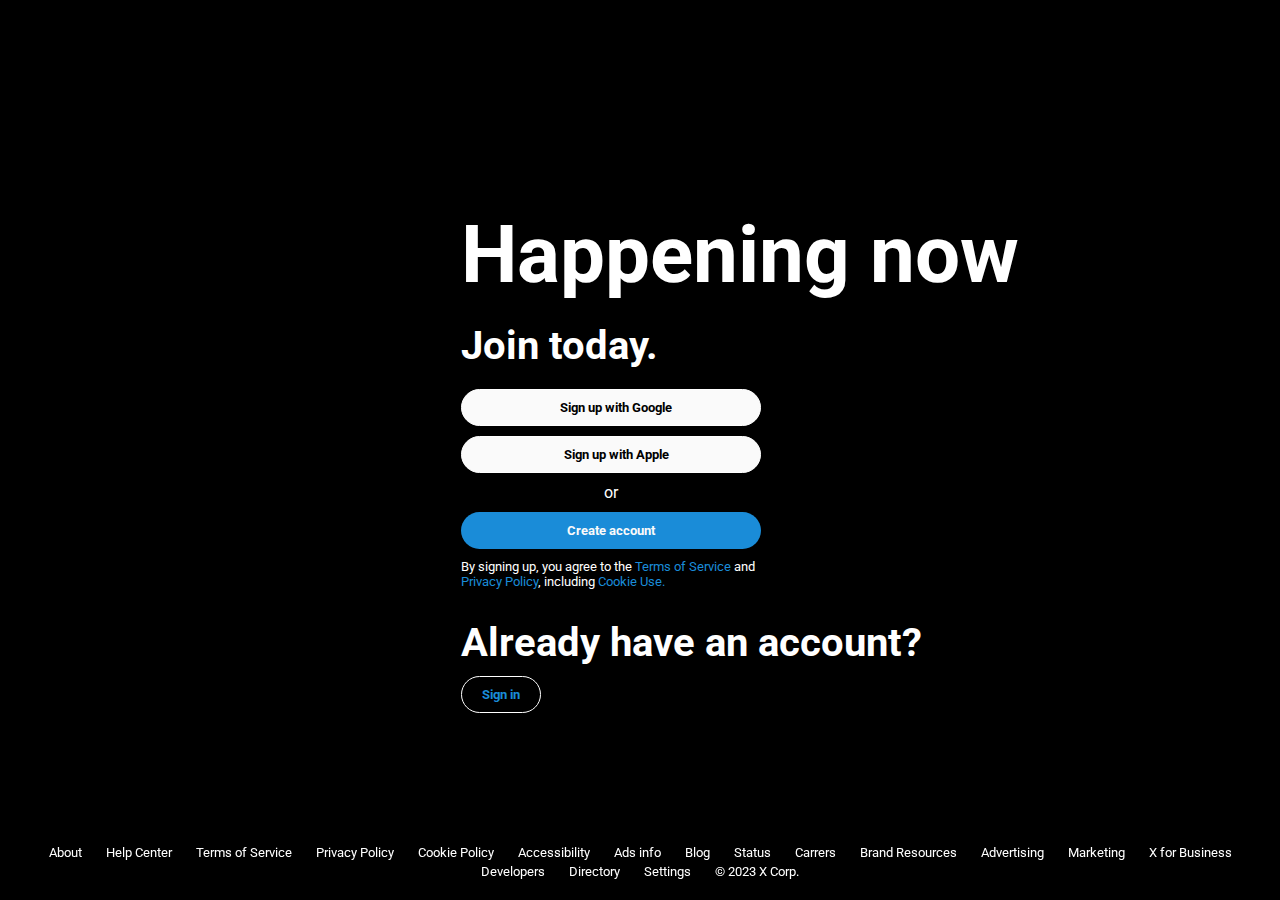
<file: twitter/index.html>
<!DOCTYPE html>
<html lang="en">
  <head>
    <meta charset="UTF-8" />
    <meta name="viewport" content="width=device-width, initial-scale=1.0" />
    <title>X</title>
    <link rel="stylesheet" href="resources/css/style.css" />
    <link rel="shortcut icon" href="images/logo.avif" type="image/x-icon" />
    <link
      rel="stylesheet"
      href="https://cdnjs.cloudflare.com/ajax/libs/font-awesome/6.4.2/css/all.min.css"
      integrity="sha512-z3gLpd7yknf1YoNbCzqRKc4qyor8gaKU1qmn+CShxbuBusANI9QpRohGBreCFkKxLhei6S9CQXFEbbKuqLg0DA=="
      crossorigin="anonymous"
      referrerpolicy="no-referrer"
    />
  </head>
  <body style="background-color: rgb(0, 0, 0)">
    <div class="container">
      <div class="left">
        <i class="fa-brands fa-x-twitter"></i>
      </div>

      <div class="right">
        <span class="twitter-right">
          <i class="fa-brands fa-x-twitter"></i>
        </span>

        <h1 class="mt-20">Happening now</h1>
        <h2 class="mt-20">Join today.</h2>

        <p class="button-group">
          <button class="mt-20 button-bg-white">
            <i class="fa-brands fa-google"></i>
            <span>Sign up with Google</span>
          </button>
          <button class="mt-10 button-bg-white">
            <i class="fa-brands fa-apple"></i>
            <span>Sign up with Apple</span>
          </button>

          <span class="mt-10 text-center">or</span>

          <button class="mt-10 button-bg-blue button-create-account">
            Create account
          </button>
        </p>

        <p class="mt-10 text-muted">
          By signing up, you agree to the
          <a href="#">Terms of Service</a> and <a href="#">Privacy Policy</a>,
          including
          <a href="#">Cookie Use.</a>
        </p>

        <h2 class="mt-30">Already have an account?</h2>
        <button
          class="mt-10 button-bg-transparent text-blue button-login-account"
        >
          Sign in
        </button>
      </div>
    </div>

    <footer class="mt-20">
      <a href="#">About</a>
      <a href="#">Help Center</a>
      <a href="#">Terms of Service</a>
      <a href="#">Privacy Policy</a>
      <a href="#">Cookie Policy</a>
      <a href="#">Accessibility</a>
      <a href="#">Ads info</a>
      <a href="#">Blog</a>
      <a href="#">Status</a>
      <a href="#">Carrers</a>
      <a href="#">Brand Resources</a>
      <a href="#">Advertising</a>
      <a href="#">Marketing</a>
      <a href="#">X for Business</a>
      <a href="#">Developers</a>
      <a href="#">Directory</a>
      <a href="#">Settings</a>
      <a href="#">&copy; 2023 X Corp.</a>
    </footer>

    <!-- LOGIN -->
    <div id="modal-login" class="modal display-hidden">
      <div class="modal-container">
        <button class="button-close-modal">x</button>

        <span class="logo-twitter-modal">
          <i class="fa-brands fa-x-twitter"></i>
        </span>

        <div class="modal-content">
          <h2 class="mt-20">Sign in to X</h2>

          <p class="button-group">
            <button class="mt-20 button-bg-white">
              <i class="fa-brands fa-google"></i>
              <span>Sign in with Google</span>
            </button>
            <button class="mt-10 button-bg-white">
              <i class="fa-brands fa-apple"></i>
              <span>Sign in with Apple</span>
            </button>

            <span class="mt-10 text-center">or</span>

            <input
              class="mt-10"
              type="text"
              placeholder="Phone, email, or username"
            />

            <button
              class="mt-10 button-bg-blue"
              onclick="window.location.href = 'home.html';"
            >
              Next
            </button>
            <button class="mt-10 button-bg-transparent">
              Forgot password?
            </button>
          </p>

          <p class="mt-30 text-muted">
            Don't have an account?
            <button class="text-blue button-link button-create-account">
              Sign up
            </button>
          </p>
        </div>
      </div>
    </div>

    <!-- REGISTER -->
    <div id="modal-register" class="modal display-hidden">
      <div class="modal-container">
        <button class="button-close-modal">x</button>

        <span class="logo-twitter-modal">
          <i class="fa-brands fa-x-twitter"></i>
        </span>

        <div class="modal-content">
          <h2 class="mt-20">Join X today</h2>

          <p class="button-group">
            <button class="mt-20 button-bg-white">
              <i class="fa-brands fa-google"></i>
              <span>Sign up with Google</span>
            </button>
            <button class="mt-10 button-bg-white">
              <i class="fa-brands fa-apple"></i>
              <span>Sign up with Apple</span>
            </button>

            <span class="mt-10 text-center">or</span>

            <button class="mt-10 button-bg-blue button-create-account">
              Create account
            </button>
          </p>

          <p class="mt-10 text-muted">
            By signing up, you agree to the
            <a href="#" class="text-blue">Terms of Service</a> and
            <a href="#" class="text-blue">Privacy Policy</a>, including
            <a href="#" class="text-blue">Cookie Use.</a>
          </p>

          <p class="mt-30 text-muted">
            Already have an account?
            <button class="text-blue button-link button-login-account">
              Sign in
            </button>
          </p>
        </div>
      </div>
    </div>

    <script src="resources/js/scripts.js"></script>
  </body>
</html>
</file>
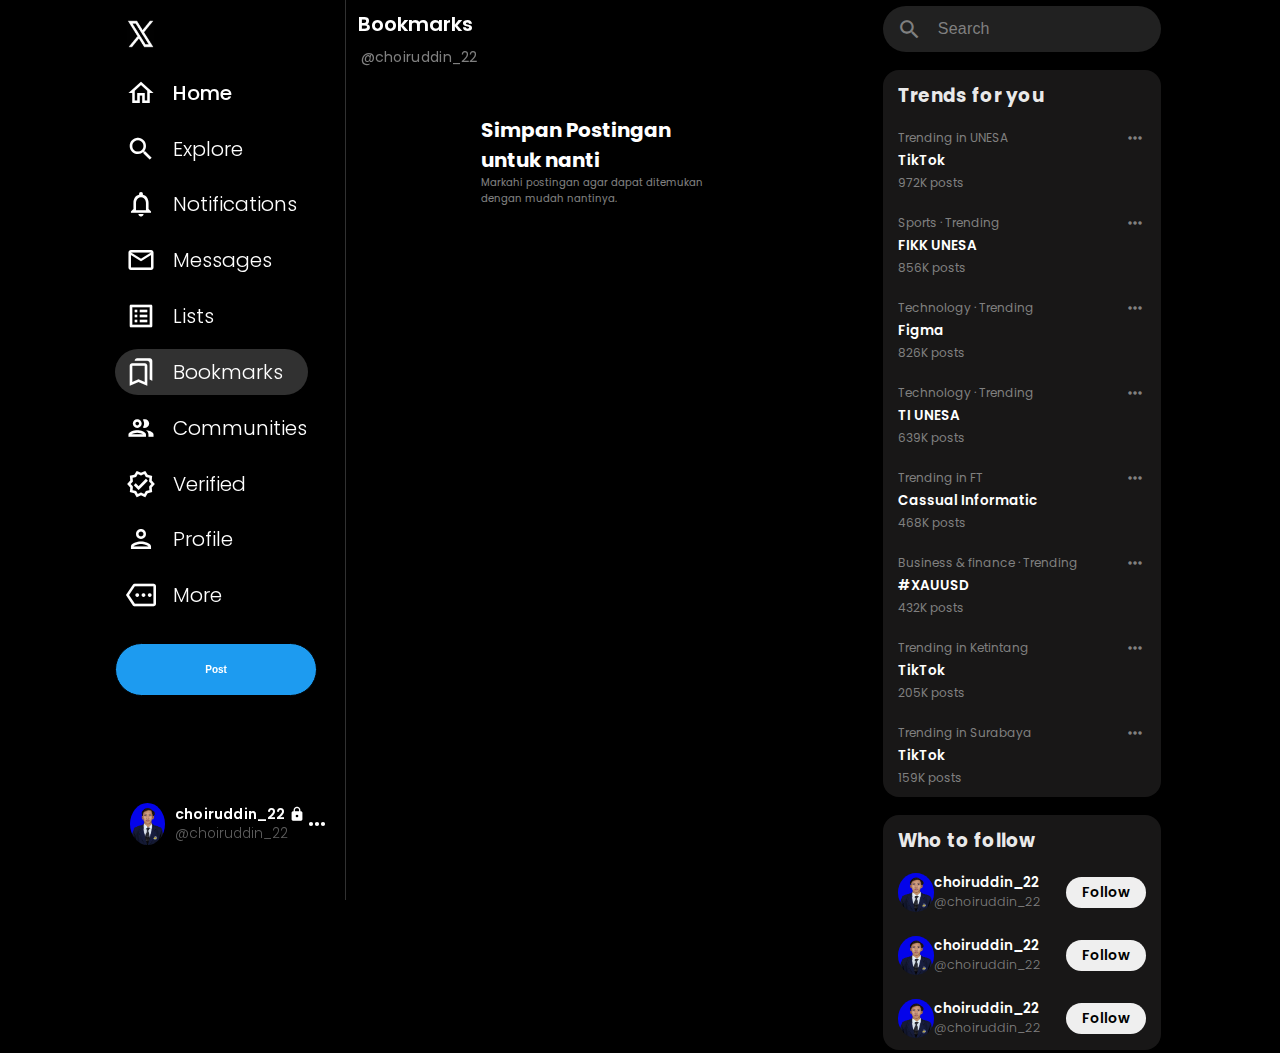
<file: twitter/bm.html>
<!DOCTYPE html>
<html lang="en">
  <head>
    <meta charset="UTF-8" />
    <meta name="viewport" content="width=device-width, initial-scale=1.0" />
    <title>X</title>
    <link rel="stylesheet" href="resources/css/bm.css" />
    <link rel="shortcut icon" href="images/logo.avif" type="image/x-icon" />
    <link
      href="https://fonts.googleapis.com/icon?family=Material+Icons|Material+Icons+Outlined"
      rel="stylesheet"
    />
    <link
      rel="stylesheet"
      href="https://cdnjs.cloudflare.com/ajax/libs/font-awesome/6.4.2/css/all.min.css"
      integrity="sha512-z3gLpd7yknf1YoNbCzqRKc4qyor8gaKU1qmn+CShxbuBusANI9QpRohGBreCFkKxLhei6S9CQXFEbbKuqLg0DA=="
      crossorigin="anonymous"
      referrerpolicy="no-referrer"
    />
  </head>

  <body>
    <!-- Nav Links Structure -->
    <header>
      <nav class="nav-links">
        <a href="index.html" class="logo">
          <img src="images/x logo.png" alt="" class="logo-img" />
        </a>

        <a href="home.html"></ahref>
          <i class="material-icons-outlined">home</i>
          <span style="font-weight: 500">Home</span>
        </a>

        <a href="ex.html">
          <i class="material-icons-outlined">search</i>
          <span>Explore</span>
        </a>

        <a href="notif.html">
          <i class="material-icons-outlined">notifications</i>
          <span>Notifications</span>
        </a>

        <a href="">
          <i class="material-icons-outlined">mail</i>
          <span>Messages</span>
        </a>

        <a href="">
          <i class="material-icons-outlined">list_alt</i>
          <span>Lists</span>
        </a>

        <a 
        href="bm.html"
        class="active"
        style="background-color: rgb(148, 147, 147, 0.333); color: white">
          <i class="material-icons-outlined">bookmarks</i>
          <span>Bookmarks</span>
          
        </a>

        <a href="">
          <i class="material-icons-outlined">group</i>
          <span>Communities</span>
        </a>

        <a href="">
          <i class="material-icons-outlined">verified</i>
          <span>Verified</span>
        </a>

        <a href="">
          <i class="material-icons-outlined">person</i>
          <span>Profile</span>
        </a>

        <a href="">
          <i class="material-icons-outlined">more</i>
          <span>More</span>
        </a>
        <button class="x-btn">Post</button>
      </nav>

      <div class="main-account">
        <a href="">
          <img src="images/mee.png" alt="" />
          <div class="account-details">
            <span class="account-name"
              >choiruddin_22 <i class="material-icons">lock</i></span
            >
            <span class="account-user">@choiruddin_22</span>
          </div>
          <i class="material-icons-outlined"> more_horiz </i>
        </a>
      </div>
    </header>

    

    <!-- Main Structure -->

    <main>
      <div class="main-flex">
        <!-- Left Main Structure -->

        <div class="main-feed">
          <div class="home-bar">
            <span style="font-weight: 600">Bookmarks</span>

            <div class="user-time">
              <a href="">
                <span> @choiruddin_22 </span>
              </a>
            </div>
            
            <div class="two-links">
            </div>
          </div>
          <div class="new-tweet">
            <div class="container-fluid p-5 text-center" style="background-color: #000000; color: #ffffff;">
              <h1 class="lead">Simpan Postingan</h1>
              <h1 class="lead">untuk nanti</h1>
              <p class="display-3" style="opacity: 0.5;">Markahi postingan agar dapat ditemukan</p>
              <p class="display-4" style="opacity: 0.5;">dengan mudah nantinya.</p>
          </div>
            
            <div class="tweet-text">
             
            <div class="new-tweet-action">
            </div>
            </div>
          </div>
        </div>

        <!-- Right Main Structure -->

        <div class="side-feed">
            <!-- Search Bar Structure -->
  
            <div class="search">
              <i class="material-icons-outlined"> search </i>
              <input type="text" placeholder="Search" />
            </div>

  
             <!-- Trending Section Structure -->

          <div class="trending">
            <h4>Trends for you</h4>
            <div class="trending-details">
              <div class="trending-city">
                <span>Trending in UNESA</span>
                <i class="material-icons-outlined"> more_horiz </i>
              </div>

              <div class="trending-name">
                <p>TikTok</p>
                <span>972K posts</span>
              </div>
            </div>

            <div class="trending-details">
              <div class="trending-city">
                <span>Sports · Trending</span>
                <i class="material-icons-outlined"> more_horiz </i>
              </div>

              <div class="trending-name">
                <p>FIKK UNESA</p>
                <span>856K posts</span>
              </div>
            </div>

            <div class="trending-details">
              <div class="trending-city">
                <span>Technology · Trending</span>
                <i class="material-icons-outlined"> more_horiz </i>
              </div>

              <div class="trending-name">
                <p>Figma</p>
                <span>826K posts</span>
              </div>
            </div>

            <div class="trending-details">
              <div class="trending-city">
                <span>Technology · Trending</span>
                <i class="material-icons-outlined"> more_horiz </i>
              </div>

              <div class="trending-name">
                <p>TI UNESA</p>
                <span>639K posts</span>
              </div>
            </div>

            <div class="trending-details">
              <div class="trending-city">
                <span>Trending in FT</span>
                <i class="material-icons-outlined"> more_horiz </i>
              </div>

              <div class="trending-name">
                <p>Cassual Informatic</p>
                <span>468K posts</span>
              </div>
            </div>

            <div class="trending-details">
              <div class="trending-city">
                <span>Business & finance · Trending</span>
                <i class="material-icons-outlined"> more_horiz </i>
              </div>

              <div class="trending-name">
                <p>#XAUUSD</p>
                <span>432K posts</span>
              </div>
            </div>

            <div class="trending-details">
              <div class="trending-city">
                <span>Trending in Ketintang</span>
                <i class="material-icons-outlined"> more_horiz </i>
              </div>

              <div class="trending-name">
                <p>TikTok</p>
                <span>205K posts</span>
              </div>
            </div>

            <div class="trending-details">
              <div class="trending-city">
                <span>Trending in Surabaya</span>
                <i class="material-icons-outlined"> more_horiz </i>
              </div>

              <div class="trending-name">
                <p>TikTok</p>
                <span>159K posts</span>
              </div>
            </div>
          </div>

          <!-- Follow Section Structure -->

          <div class="follow">
            <h4>Who to follow</h4>
            <div class="account-info">
              <img src="images/mee.png" alt="" />
              <div class="user">
                <p>choiruddin_22</p>
                <span>@choiruddin_22</span>
              </div>
              <button class="follow-btn">Follow</button>
            </div>

            <div class="account-info">
              <img src="images/mee.png" alt="" />
              <div class="user">
                <p>choiruddin_22</p>
                <span>@choiruddin_22</span>
              </div>
              <button class="follow-btn">Follow</button>
            </div>

            <div class="account-info">
              <img src="images/mee.png" alt="" />
              <div class="user">
                <p>choiruddin_22</p>
                <span>@choiruddin_22</span>
              </div>
              <button class="follow-btn">Follow</button>
            </div>
          </div>
        </div>
      </div>
      </main>
    </body>
  </html>
</file>
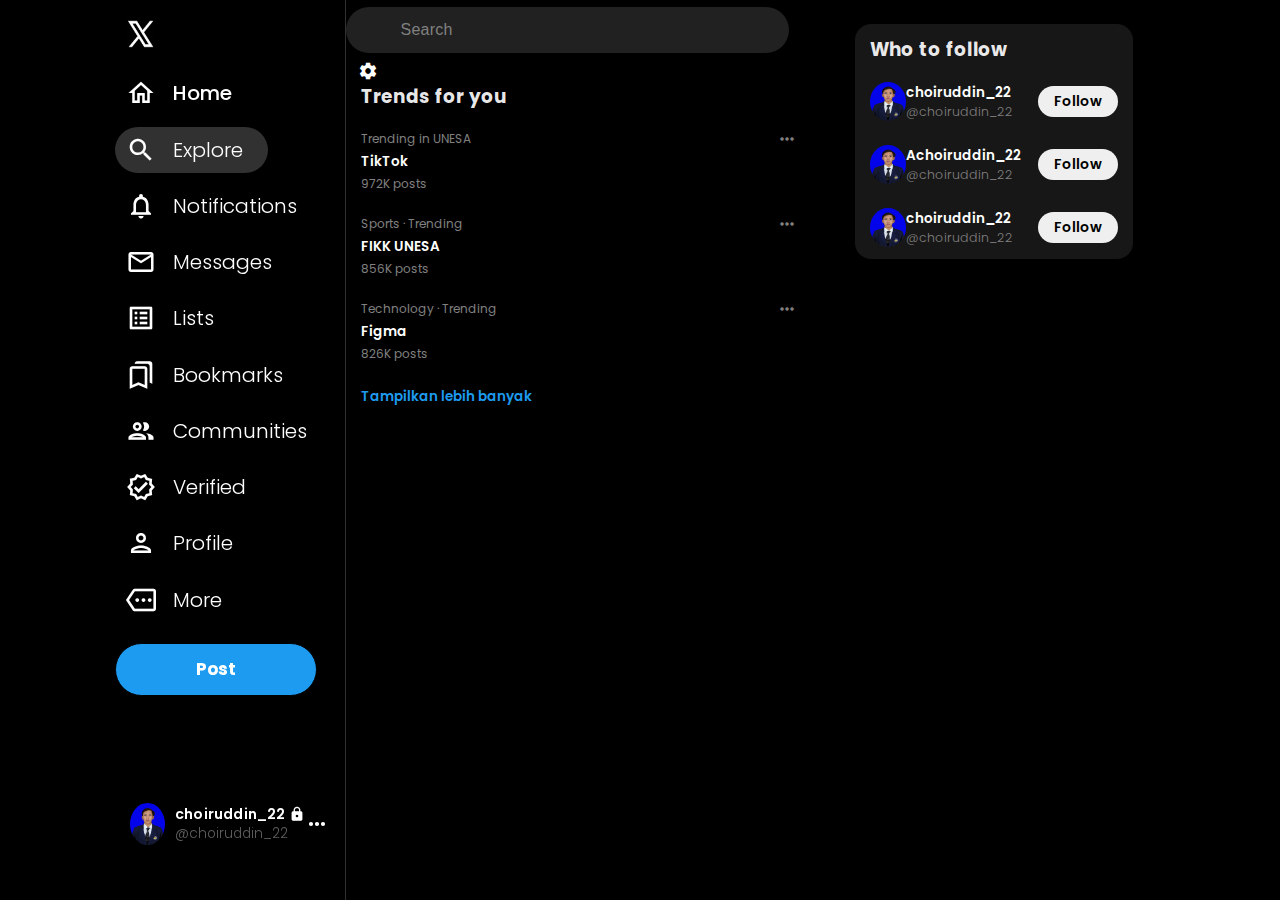
<file: twitter/ex.html>
<!DOCTYPE html>
<html lang="en">
  <head>
    <meta charset="UTF-8" />
    <meta name="viewport" content="width=device-width, initial-scale=1.0" />
    <title>X</title>
    <link rel="stylesheet" href="resources/css/ex.css" />
    <link rel="shortcut icon" href="images/logo.avif" type="image/x-icon" />
    <link
      href="https://fonts.googleapis.com/icon?family=Material+Icons|Material+Icons+Outlined"
      rel="stylesheet"
    />
    <link
      rel="stylesheet"
      href="https://cdnjs.cloudflare.com/ajax/libs/font-awesome/6.4.2/css/all.min.css"
      integrity="sha512-z3gLpd7yknf1YoNbCzqRKc4qyor8gaKU1qmn+CShxbuBusANI9QpRohGBreCFkKxLhei6S9CQXFEbbKuqLg0DA=="
      crossorigin="anonymous"
      referrerpolicy="no-referrer"
    />
  </head>

  <body>
    <!-- Nav Links Structure -->
    <header>
      <nav class="nav-links">
        <a href="index.html" class="logo">
          <img src="images/x logo.png" alt="" class="logo-img" />
        </a>

        <a href="home.html">
          <i class="material-icons-outlined">home</i>
          <span style="font-weight: 500">Home</span>
        </a>

        <a
          href="ex.html"
          class="active"
          style="background-color: rgb(148, 147, 147, 0.333); color: white"
        >
          <i class="material-icons-outlined">search</i>
          <span>Explore</span>
        </a>

        <a href="notif.html">
          <i class="material-icons-outlined">notifications</i>
          <span>Notifications</span>
        </a>

        <a href="">
          <i class="material-icons-outlined">mail</i>
          <span>Messages</span>
        </a>

        <a href="">
          <i class="material-icons-outlined">list_alt</i>
          <span>Lists</span>
        </a>

        <a href="bm.html">
          <i class="material-icons-outlined">bookmarks</i>
          <span>Bookmarks</span>
        </a>

        <a href="">
          <i class="material-icons-outlined">group</i>
          <span>Communities</span>
        </a>

        <a href="">
          <i class="material-icons-outlined">verified</i>
          <span>Verified</span>
        </a>

        <a href="">
          <i class="material-icons-outlined">person</i>
          <span>Profile</span>
        </a>

        <a href="">
          <i class="material-icons-outlined">more</i>
          <span>More</span>
        </a>
        <button class="x-btn">Post</button>
      </nav>

      <div class="main-account">
        <a href="">
          <img src="images/mee.png" alt="" />
          <div class="account-details">
            <span class="account-name"
              >choiruddin_22 <i class="material-icons">lock</i></span
            >
            <span class="account-user">@choiruddin_22</span>
          </div>
          <i class="material-icons-outlined"> more_horiz </i>
        </a>
      </div>
    </header>

    <!-- Main Structure -->

    <main>
      <div class="main-flex">
        <!-- Left Main Structure -->

        <div class="main-feed">
          <div class="home-bar">
            <div class="search">
              <input type="text" placeholder="Search" />
              <span class="material-icons icon-right">settings</span>
            </div>
          </div>

          <div class="trending">
            <h4>Trends for you</h4>
            <div class="trending-details">
              <div class="trending-city">
                <span>Trending in UNESA</span>
                <i class="material-icons-outlined"> more_horiz </i>
              </div>

              <div class="trending-name">
                <p>TikTok</p>
                <span>972K posts</span>
              </div>
            </div>

            <div class="trending-details">
              <div class="trending-city">
                <span>Sports · Trending</span>
                <i class="material-icons-outlined"> more_horiz </i>
              </div>

              <div class="trending-name">
                <p>FIKK UNESA</p>
                <span>856K posts</span>
              </div>
            </div>

            <div class="trending-details">
              <div class="trending-city">
                <span>Technology · Trending</span>
                <i class="material-icons-outlined"> more_horiz </i>
              </div>

              <div class="trending-name">
                <p>Figma</p>
                <span>826K posts</span>
              </div>
            </div>

            <div class="trending-details">
              <div class="trending-city">
                <span></span>
                <i class="material-icons-outlined"> </i>
              </div>

              <div class="trending-name">
                <p style="color: #1d9bf0">Tampilkan lebih banyak</p>
                <span></span>
              </div>
            </div>
          </div>
        </div>

        <!-- Right Main Structure -->

        <div class="side-feed">
          <!-- Search Bar Structure -->

          <!-- Subscribe Section Structure -->

          <!-- Trending Section Structure -->

          <!-- Follow Section Structure -->

          <div class="follow">
            <h4>Who to follow</h4>
            <div class="account-info">
              <img src="images/mee.png" alt="" />
              <div class="user">
                <p>choiruddin_22</p>
                <span>@choiruddin_22</span>
              </div>
              <button class="follow-btn">Follow</button>
            </div>

            <div class="account-info">
              <img src="images/mee.png" alt="" />
              <div class="user">
                <p>Achoiruddin_22</p>
                <span>@choiruddin_22</span>
              </div>
              <button class="follow-btn">Follow</button>
            </div>

            <div class="account-info">
              <img src="images/mee.png" alt="" />
              <div class="user">
                <p>choiruddin_22</p>
                <span>@choiruddin_22</span>
              </div>
              <button class="follow-btn">Follow</button>
            </div>
          </div>
        </div>
      </div>
    </main>
  </body>
</html>
</file>
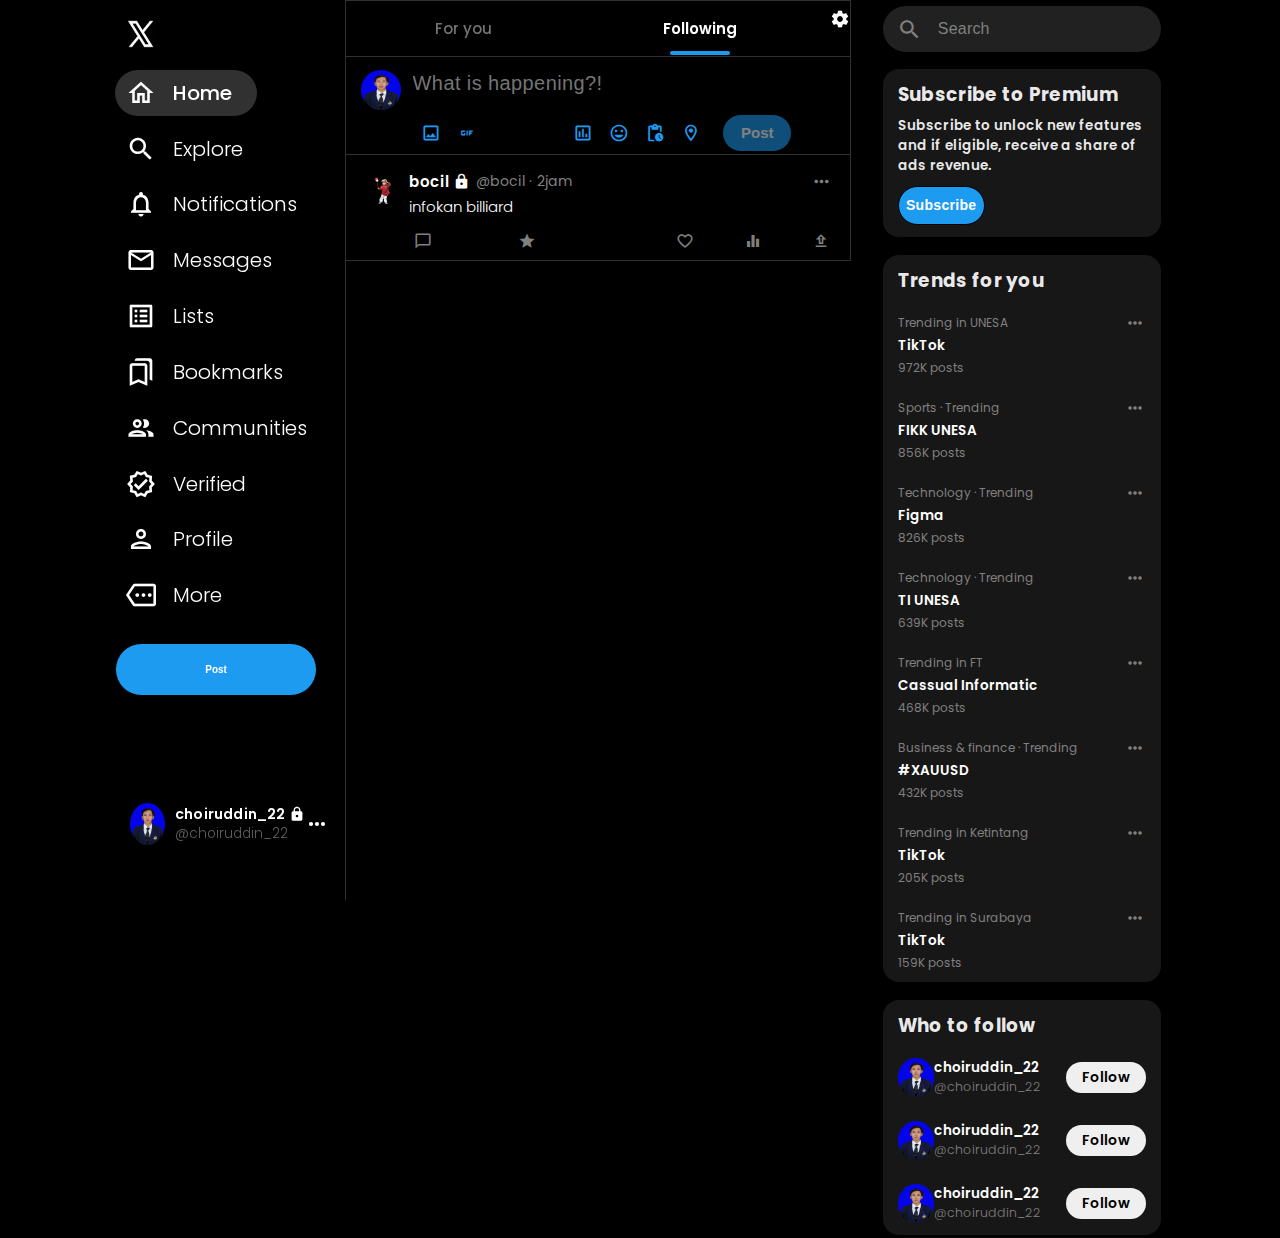
<file: twitter/foll.html>
<!DOCTYPE html>
<html lang="en">
  <head>
    <meta charset="UTF-8" />
    <meta name="viewport" content="width=device-width, initial-scale=1.0" />
    <title>X</title>
    <link rel="stylesheet" href="resources/css/foll.css" />
    <link rel="shortcut icon" href="images/logo.avif" type="image/x-icon" />
    <link
      href="https://fonts.googleapis.com/icon?family=Material+Icons|Material+Icons+Outlined"
      rel="stylesheet"
    />
    <link
      rel="stylesheet"
      href="https://cdnjs.cloudflare.com/ajax/libs/font-awesome/6.4.2/css/all.min.css"
      integrity="sha512-z3gLpd7yknf1YoNbCzqRKc4qyor8gaKU1qmn+CShxbuBusANI9QpRohGBreCFkKxLhei6S9CQXFEbbKuqLg0DA=="
      crossorigin="anonymous"
      referrerpolicy="no-referrer"
    />
  </head>

  <body>
    <!-- Nav Links Structure -->
    <header>
      <nav class="nav-links">
        <a href="index.html" class="logo">
          <img src="images/x logo.png" alt="" class="logo-img" />
        </a>

        <a
          href="home.html"
          class="active"
          style="background-color: rgb(148, 147, 147, 0.333); color: white"
        >
          <i class="material-icons-outlined">home</i>
          <span style="font-weight: 500">Home</span>
        </a>

        <a href="ex.html">
          <i class="material-icons-outlined">search</i>
          <span>Explore</span>
        </a>

        <a href="notif.html">
          <i class="material-icons-outlined">notifications</i>
          <span>Notifications</span>
        </a>

        <a href="">
          <i class="material-icons-outlined">mail</i>
          <span>Messages</span>
        </a>

        <a href="">
          <i class="material-icons-outlined">list_alt</i>
          <span>Lists</span>
        </a>

        <a href="bm.html">
          <i class="material-icons-outlined">bookmarks</i>
          <span>Bookmarks</span>
        </a>

        <a href="">
          <i class="material-icons-outlined">group</i>
          <span>Communities</span>
        </a>

        <a href="">
          <i class="material-icons-outlined">verified</i>
          <span>Verified</span>
        </a>

        <a href="">
          <i class="material-icons-outlined">person</i>
          <span>Profile</span>
        </a>

        <a href="">
          <i class="material-icons-outlined">more</i>
          <span>More</span>
        </a>
        <button class="x-btn">Post</button>
      </nav>

      <div class="main-account">
        <a href="">
          <img src="images/mee.png" alt="" />
          <div class="account-details">
            <span class="account-name"
              >choiruddin_22 <i class="material-icons">lock</i></span
            >
            <span class="account-user">@choiruddin_22</span>
          </div>
          <i class="material-icons-outlined"> more_horiz </i>
        </a>
      </div>
    </header>

    <!-- Main Structure -->

    <main>
      <div class="main-flex">
        <!-- Left Main Structure -->

        <div class="main-feed">
          <div class="home-bar">
            <div class="two-links">
              <a href="home.html" >For you</a>
              <a href="foll.html" class="active">Following</a>
              <span class="material-icons icon-right">settings</span>
            </div>
          </div>
          <div class="new-tweet">
            <img src="images/mee.png" alt="" />
            <div class="new-tweet-details">
              <input type="text" placeholder="What is happening?!" />

              <div class="new-tweet-action">
                <ul>
                  <li><i class="material-icons-outlined">image</i></li>
                  <li><i class="material-icons-outlined">gif_box</i></li>
                  <li><i class="material-icons-outlined">poll</i></li>
                  <li><i class="material-icons-outlined">mood</i></li>
                  <li>
                    <i class="material-icons-outlined">pending_actions</i>
                  </li>
                  <li><i class="material-icons-outlined">location_on</i></li>
                </ul>

                <button class="x-btn">Post</button>
              </div>
            </div>
          </div>

          <div class="tweet-posted">
            <img src="images/CIL.png" alt="" />
            <div class="tweet-posted-details">
              <div class="user-time">
                <a href="">
                  bocil <i class="material-icons">lock</i>
                  <span> @bocil · 2jam</span>
                </a>
                <i class="material-icons-outlined"> more_horiz </i>
              </div>

              <div class="tweet-text">
                <p>infokan billiard</p>
              </div>

              <div class="tweet-react">
                <ul>
                  <li>
                    <i class="material-icons-outlined">chat_bubble_outline</i>
                  </li>
                  <li>
                    <i class="material-icons-outlined green">restart_alt</i>
                  </li>
                  <li>
                    <i class="material-icons-outlined red">favorite_border</i>
                  </li>
                  <li><i class="material-icons-outlined">equalizer</i></li>
                  <li><i class="material-icons-outlined">upload</i></li>
                </ul>
              </div>
            </div>
          </div>
        </div>

        <!-- Right Main Structure -->

        <div class="side-feed">
          <!-- Search Bar Structure -->

          <div class="search">
            <i class="material-icons-outlined"> search </i>
            <input type="text" placeholder="Search" />
          </div>

          <!-- Subscribe Section Structure -->

          <div class="subscribe">
            <h4>Subscribe to Premium</h4>
            <p>
              Subscribe to unlock new features and if eligible, receive a share
              of ads revenue.
            </p>
            <button class="x-btn">Subscribe</button>
          </div>

          <!-- Trending Section Structure -->

          <div class="trending">
            <h4>Trends for you</h4>
            <div class="trending-details">
              <div class="trending-city">
                <span>Trending in UNESA</span>
                <i class="material-icons-outlined"> more_horiz </i>
              </div>

              <div class="trending-name">
                <p>TikTok</p>
                <span>972K posts</span>
              </div>
            </div>

            <div class="trending-details">
              <div class="trending-city">
                <span>Sports · Trending</span>
                <i class="material-icons-outlined"> more_horiz </i>
              </div>

              <div class="trending-name">
                <p>FIKK UNESA</p>
                <span>856K posts</span>
              </div>
            </div>

            <div class="trending-details">
              <div class="trending-city">
                <span>Technology · Trending</span>
                <i class="material-icons-outlined"> more_horiz </i>
              </div>

              <div class="trending-name">
                <p>Figma</p>
                <span>826K posts</span>
              </div>
            </div>

            <div class="trending-details">
              <div class="trending-city">
                <span>Technology · Trending</span>
                <i class="material-icons-outlined"> more_horiz </i>
              </div>

              <div class="trending-name">
                <p>TI UNESA</p>
                <span>639K posts</span>
              </div>
            </div>

            <div class="trending-details">
              <div class="trending-city">
                <span>Trending in FT</span>
                <i class="material-icons-outlined"> more_horiz </i>
              </div>

              <div class="trending-name">
                <p>Cassual Informatic</p>
                <span>468K posts</span>
              </div>
            </div>

            <div class="trending-details">
              <div class="trending-city">
                <span>Business & finance · Trending</span>
                <i class="material-icons-outlined"> more_horiz </i>
              </div>

              <div class="trending-name">
                <p>#XAUUSD</p>
                <span>432K posts</span>
              </div>
            </div>

            <div class="trending-details">
              <div class="trending-city">
                <span>Trending in Ketintang</span>
                <i class="material-icons-outlined"> more_horiz </i>
              </div>

              <div class="trending-name">
                <p>TikTok</p>
                <span>205K posts</span>
              </div>
            </div>

            <div class="trending-details">
              <div class="trending-city">
                <span>Trending in Surabaya</span>
                <i class="material-icons-outlined"> more_horiz </i>
              </div>

              <div class="trending-name">
                <p>TikTok</p>
                <span>159K posts</span>
              </div>
            </div>
          </div>

          <!-- Follow Section Structure -->

          <div class="follow">
            <h4>Who to follow</h4>
            <div class="account-info">
              <img src="images/mee.png" alt="" />
              <div class="user">
                <p>choiruddin_22</p>
                <span>@choiruddin_22</span>
              </div>
              <button class="follow-btn">Follow</button>
            </div>

            <div class="account-info">
              <img src="images/mee.png" alt="" />
              <div class="user">
                <p>choiruddin_22</p>
                <span>@choiruddin_22</span>
              </div>
              <button class="follow-btn">Follow</button>
            </div>

            <div class="account-info">
              <img src="images/mee.png" alt="" />
              <div class="user">
                <p>choiruddin_22</p>
                <span>@choiruddin_22</span>
              </div>
              <button class="follow-btn">Follow</button>
            </div>
          </div>
        </div>
      </div>
    </main>
  </body>
</html>
</file>
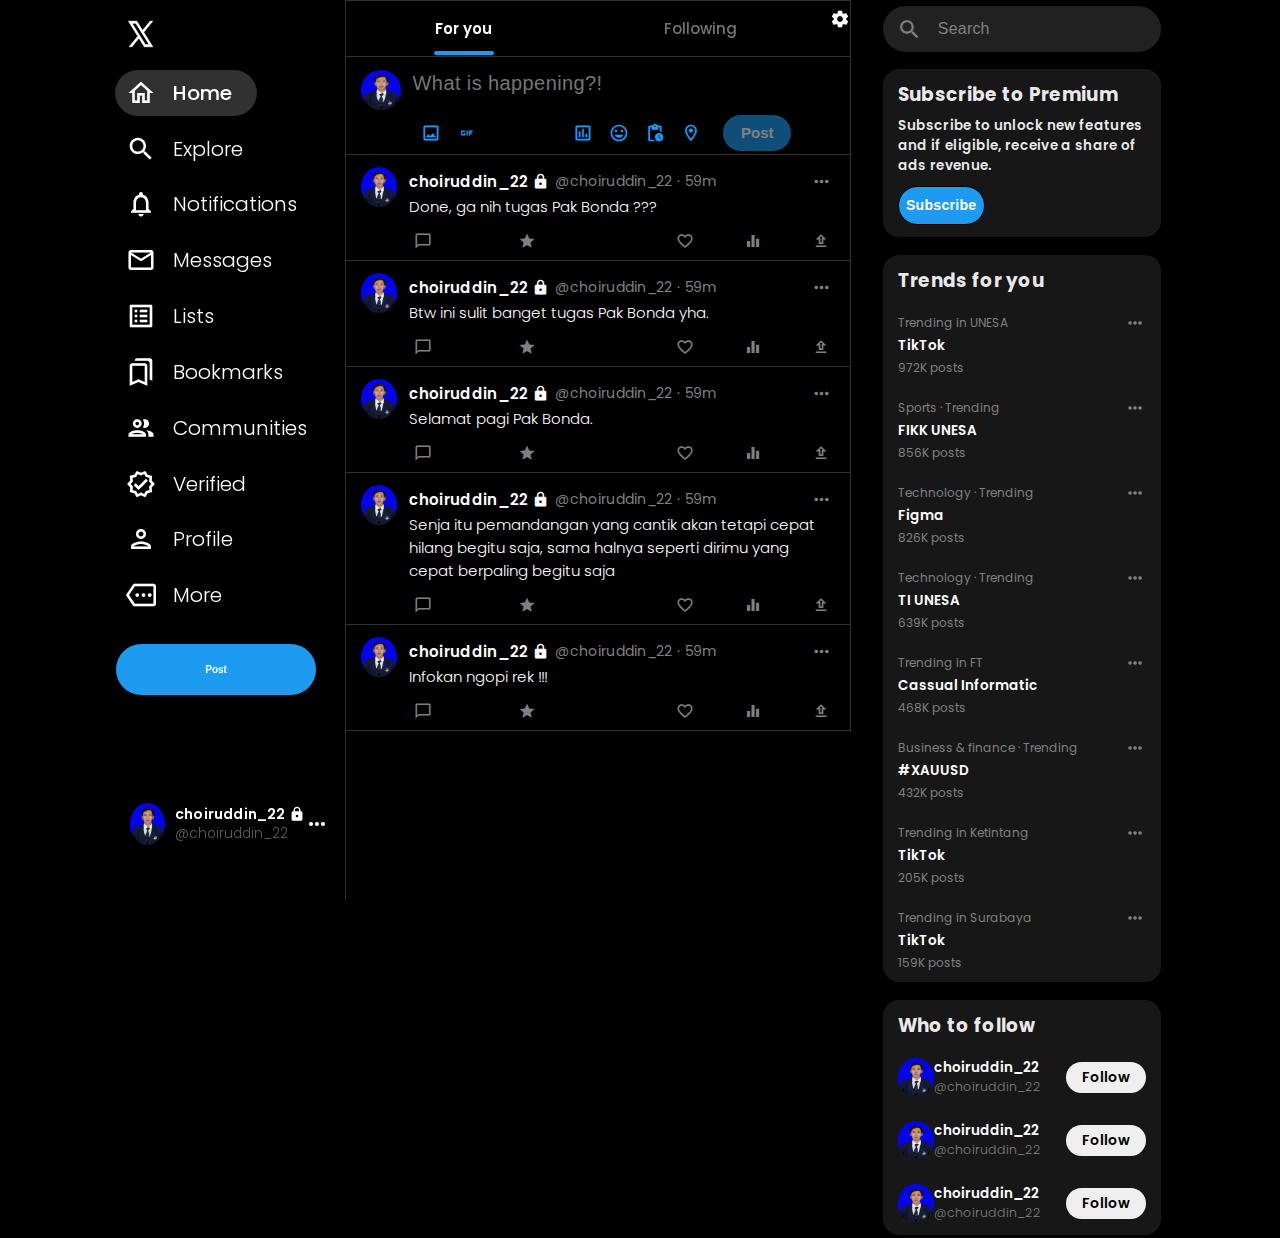
<file: twitter/home.html>
<!DOCTYPE html>
<html lang="en">
  <head>
    <meta charset="UTF-8" />
    <meta name="viewport" content="width=device-width, initial-scale=1.0" />
    <title>X</title>
    <link rel="stylesheet" href="resources/css/home.css" />
    <link rel="shortcut icon" href="images/logo.avif" type="image/x-icon" />
    <link
      href="https://fonts.googleapis.com/icon?family=Material+Icons|Material+Icons+Outlined"
      rel="stylesheet"
    />
    <link
      rel="stylesheet"
      href="https://cdnjs.cloudflare.com/ajax/libs/font-awesome/6.4.2/css/all.min.css"
      integrity="sha512-z3gLpd7yknf1YoNbCzqRKc4qyor8gaKU1qmn+CShxbuBusANI9QpRohGBreCFkKxLhei6S9CQXFEbbKuqLg0DA=="
      crossorigin="anonymous"
      referrerpolicy="no-referrer"
    />
  </head>

  <body>
    <!-- Nav Links Structure -->
    <header>
      <nav class="nav-links">
        <a href="index.html" class="logo">
          <img src="images/x logo.png" alt="" class="logo-img" />
        </a>

        <a
          href="home.html"
          class="active"
          style="background-color: rgb(148, 147, 147, 0.333); color: white"
        >
          <i class="material-icons-outlined">home</i>
          <span style="font-weight: 500">Home</span>
        </a>

        <a href="ex.html">
          <i class="material-icons-outlined">search</i>
          <span>Explore</span>
        </a>

        <a href="notif.html">
          <i class="material-icons-outlined">notifications</i>
          <span>Notifications</span>
        </a>

        <a href="">
          <i class="material-icons-outlined">mail</i>
          <span>Messages</span>
        </a>

        <a href="">
          <i class="material-icons-outlined">list_alt</i>
          <span>Lists</span>
        </a>

        <a href="bm.html">
          <i class="material-icons-outlined">bookmarks</i>
          <span>Bookmarks</span>
        </a>

        <a href="">
          <i class="material-icons-outlined">group</i>
          <span>Communities</span>
        </a>

        <a href="">
          <i class="material-icons-outlined">verified</i>
          <span>Verified</span>
        </a>

        <a href="">
          <i class="material-icons-outlined">person</i>
          <span>Profile</span>
        </a>

        <a href="">
          <i class="material-icons-outlined">more</i>
          <span>More</span>
        </a>
        <button class="x-btn">Post</button>
      </nav>

      <div class="main-account">
        <a href="">
          <img src="images/mee.png" alt="" />
          <div class="account-details">
            <span class="account-name"
              >choiruddin_22 <i class="material-icons">lock</i></span
            >
            <span class="account-user">@choiruddin_22</span>
          </div>
          <i class="material-icons-outlined"> more_horiz </i>
        </a>
      </div>
    </header>

    <!-- Main Structure -->

    <main>
      <div class="main-flex">
        <!-- Left Main Structure -->

        <div class="main-feed">
          <div class="home-bar">
            <div class="two-links">
              <a href="home.html" class="active">For you</a>
              <a href="foll.html">Following</a>
              <span class="material-icons icon-right">settings</span>
            </div>
          </div>
          <div class="new-tweet">
            <img src="images/mee.png" alt="" />
            <div class="new-tweet-details">
              <input type="text" placeholder="What is happening?!" />

              <div class="new-tweet-action">
                <ul>
                  <li><i class="material-icons-outlined">image</i></li>
                  <li><i class="material-icons-outlined">gif_box</i></li>
                  <li><i class="material-icons-outlined">poll</i></li>
                  <li><i class="material-icons-outlined">mood</i></li>
                  <li>
                    <i class="material-icons-outlined">pending_actions</i>
                  </li>
                  <li><i class="material-icons-outlined">location_on</i></li>
                </ul>

                <button class="x-btn">Post</button>
              </div>
            </div>
          </div>

          <div class="tweet-posted">
            <img src="images/mee.png" alt="" />
            <div class="tweet-posted-details">
              <div class="user-time">
                <a href="">
                  choiruddin_22 <i class="material-icons">lock</i>
                  <span> @choiruddin_22 · 59m</span>
                </a>
                <i class="material-icons-outlined"> more_horiz </i>
              </div>

              <div class="tweet-text">
                <p>Done, ga nih tugas Pak Bonda ???</p>
              </div>

              <div class="tweet-react">
                <ul>
                  <li>
                    <i class="material-icons-outlined">chat_bubble_outline</i>
                  </li>
                  <li>
                    <i class="material-icons-outlined green">restart_alt</i>
                  </li>
                  <li>
                    <i class="material-icons-outlined red">favorite_border</i>
                  </li>
                  <li><i class="material-icons-outlined">equalizer</i></li>
                  <li><i class="material-icons-outlined">upload</i></li>
                </ul>
              </div>
            </div>
          </div>

          <div class="tweet-posted">
            <img src="images/mee.png" alt="" />
            <div class="tweet-posted-details">
              <div class="user-time">
                <a href="">
                  choiruddin_22 <i class="material-icons">lock</i>
                  <span> @choiruddin_22 · 59m</span>
                </a>
                <i class="material-icons-outlined"> more_horiz </i>
              </div>

              <div class="tweet-text">
                <p>Btw ini sulit banget tugas Pak Bonda yha.</p>
              </div>

              <div class="tweet-react">
                <ul>
                  <li>
                    <i class="material-icons-outlined">chat_bubble_outline</i>
                  </li>
                  <li>
                    <i class="material-icons-outlined green">restart_alt</i>
                  </li>
                  <li>
                    <i class="material-icons-outlined red">favorite_border</i>
                  </li>
                  <li><i class="material-icons-outlined">equalizer</i></li>
                  <li><i class="material-icons-outlined">upload</i></li>
                </ul>
              </div>
            </div>
          </div>

          <div class="tweet-posted">
            <img src="images/mee.png" alt="" />
            <div class="tweet-posted-details">
              <div class="user-time">
                <a href="">
                  choiruddin_22 <i class="material-icons">lock</i>
                  <span> @choiruddin_22 · 59m</span>
                </a>
                <i class="material-icons-outlined"> more_horiz </i>
              </div>

              <div class="tweet-text">
                <p>Selamat pagi Pak Bonda.</p>
              </div>

              <div class="tweet-react">
                <ul>
                  <li>
                    <i class="material-icons-outlined">chat_bubble_outline</i>
                  </li>
                  <li>
                    <i class="material-icons-outlined green">restart_alt</i>
                  </li>
                  <li>
                    <i class="material-icons-outlined red">favorite_border</i>
                  </li>
                  <li><i class="material-icons-outlined">equalizer</i></li>
                  <li><i class="material-icons-outlined">upload</i></li>
                </ul>
              </div>
            </div>
          </div>

          <div class="tweet-posted">
            <img src="images/mee.png" alt="" />
            <div class="tweet-posted-details">
              <div class="user-time">
                <a href="">
                  choiruddin_22 <i class="material-icons">lock</i>
                  <span> @choiruddin_22 · 59m</span>
                </a>
                <i class="material-icons-outlined"> more_horiz </i>
              </div>

              <div class="tweet-text">
                <p>
                  Senja itu pemandangan yang cantik akan tetapi cepat hilang
                  begitu saja, sama halnya seperti dirimu yang cepat berpaling
                  begitu saja
                </p>
              </div>

              <div class="tweet-react">
                <ul>
                  <li>
                    <i class="material-icons-outlined">chat_bubble_outline</i>
                  </li>
                  <li>
                    <i class="material-icons-outlined green">restart_alt</i>
                  </li>
                  <li>
                    <i class="material-icons-outlined red">favorite_border</i>
                  </li>
                  <li><i class="material-icons-outlined">equalizer</i></li>
                  <li><i class="material-icons-outlined">upload</i></li>
                </ul>
              </div>
            </div>
          </div>

          <div class="tweet-posted">
            <img src="images/mee.png" alt="" />
            <div class="tweet-posted-details">
              <div class="user-time">
                <a href="">
                  choiruddin_22 <i class="material-icons">lock</i>
                  <span> @choiruddin_22 · 59m</span>
                </a>
                <i class="material-icons-outlined"> more_horiz </i>
              </div>

              <div class="tweet-text">
                <p>Infokan ngopi rek !!!</p>
              </div>

              <div class="tweet-react">
                <ul>
                  <li>
                    <i class="material-icons-outlined">chat_bubble_outline</i>
                  </li>
                  <li>
                    <i class="material-icons-outlined green">restart_alt</i>
                  </li>
                  <li>
                    <i class="material-icons-outlined red">favorite_border</i>
                  </li>
                  <li><i class="material-icons-outlined">equalizer</i></li>
                  <li><i class="material-icons-outlined">upload</i></li>
                </ul>
              </div>
            </div>
          </div>
        </div>

        <!-- Right Main Structure -->

        <div class="side-feed">
          <!-- Search Bar Structure -->

          <div class="search">
            <i class="material-icons-outlined"> search </i>
            <input type="text" placeholder="Search" />
          </div>

          <!-- Subscribe Section Structure -->

          <div class="subscribe">
            <h4>Subscribe to Premium</h4>
            <p>
              Subscribe to unlock new features and if eligible, receive a share
              of ads revenue.
            </p>
            <button class="x-btn">Subscribe</button>
          </div>

          <!-- Trending Section Structure -->

          <div class="trending">
            <h4>Trends for you</h4>
            <div class="trending-details">
              <div class="trending-city">
                <span>Trending in UNESA</span>
                <i class="material-icons-outlined"> more_horiz </i>
              </div>

              <div class="trending-name">
                <p>TikTok</p>
                <span>972K posts</span>
              </div>
            </div>

            <div class="trending-details">
              <div class="trending-city">
                <span>Sports · Trending</span>
                <i class="material-icons-outlined"> more_horiz </i>
              </div>

              <div class="trending-name">
                <p>FIKK UNESA</p>
                <span>856K posts</span>
              </div>
            </div>

            <div class="trending-details">
              <div class="trending-city">
                <span>Technology · Trending</span>
                <i class="material-icons-outlined"> more_horiz </i>
              </div>

              <div class="trending-name">
                <p>Figma</p>
                <span>826K posts</span>
              </div>
            </div>

            <div class="trending-details">
              <div class="trending-city">
                <span>Technology · Trending</span>
                <i class="material-icons-outlined"> more_horiz </i>
              </div>

              <div class="trending-name">
                <p>TI UNESA</p>
                <span>639K posts</span>
              </div>
            </div>

            <div class="trending-details">
              <div class="trending-city">
                <span>Trending in FT</span>
                <i class="material-icons-outlined"> more_horiz </i>
              </div>

              <div class="trending-name">
                <p>Cassual Informatic</p>
                <span>468K posts</span>
              </div>
            </div>

            <div class="trending-details">
              <div class="trending-city">
                <span>Business & finance · Trending</span>
                <i class="material-icons-outlined"> more_horiz </i>
              </div>

              <div class="trending-name">
                <p>#XAUUSD</p>
                <span>432K posts</span>
              </div>
            </div>

            <div class="trending-details">
              <div class="trending-city">
                <span>Trending in Ketintang</span>
                <i class="material-icons-outlined"> more_horiz </i>
              </div>

              <div class="trending-name">
                <p>TikTok</p>
                <span>205K posts</span>
              </div>
            </div>

            <div class="trending-details">
              <div class="trending-city">
                <span>Trending in Surabaya</span>
                <i class="material-icons-outlined"> more_horiz </i>
              </div>

              <div class="trending-name">
                <p>TikTok</p>
                <span>159K posts</span>
              </div>
            </div>
          </div>

          <!-- Follow Section Structure -->

          <div class="follow">
            <h4>Who to follow</h4>
            <div class="account-info">
              <img src="images/mee.png" alt="" />
              <div class="user">
                <p>choiruddin_22</p>
                <span>@choiruddin_22</span>
              </div>
              <button class="follow-btn">Follow</button>
            </div>

            <div class="account-info">
              <img src="images/mee.png" alt="" />
              <div class="user">
                <p>choiruddin_22</p>
                <span>@choiruddin_22</span>
              </div>
              <button class="follow-btn">Follow</button>
            </div>

            <div class="account-info">
              <img src="images/mee.png" alt="" />
              <div class="user">
                <p>choiruddin_22</p>
                <span>@choiruddin_22</span>
              </div>
              <button class="follow-btn">Follow</button>
            </div>
          </div>
        </div>
      </div>
    </main>
  </body>
</html>
</file>
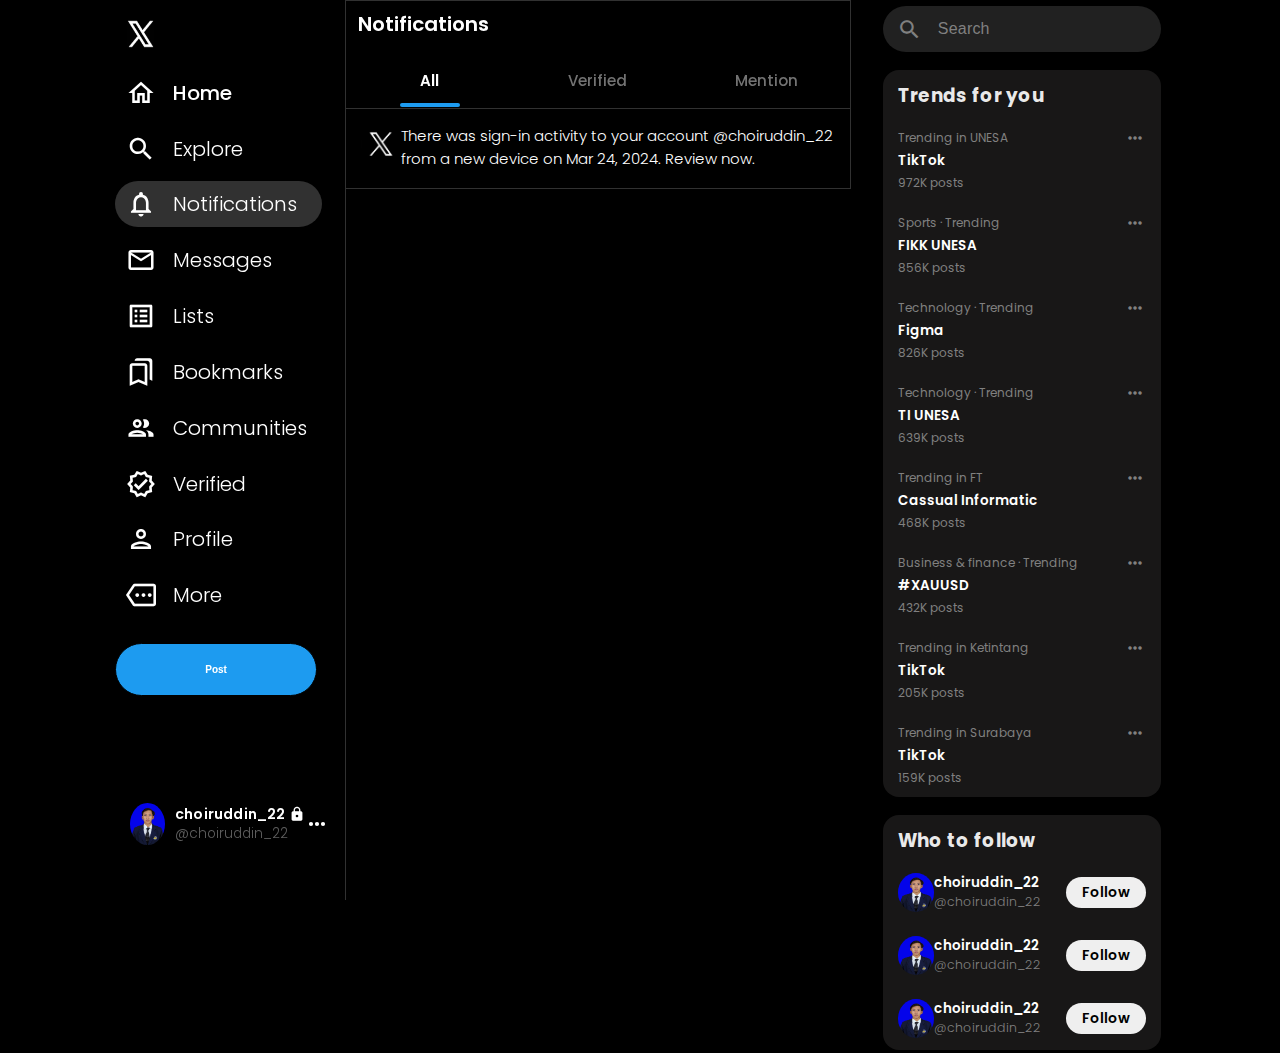
<file: twitter/notif.html>
<!DOCTYPE html>
<html lang="en">
  <head>
    <meta charset="UTF-8" />
    <meta http-equiv="X-UA-Compatible" content="IE=edge" />
    <meta name="viewport" content="width=device-width, initial-scale=1.0" />
    <link
      href="https://fonts.googleapis.com/icon?family=Material+Icons|Material+Icons+Outlined"
      rel="stylesheet"
    />
    <link rel="stylesheet" href="resources/css/notif.css" />
    <link rel="icon" href="images/xx logo.png" />
    <title>X</title>
  </head>

  <body>
    <!-- Nav Links Structure -->
    <header>
      <nav class="nav-links">
        <a href="" class="logo">
          <img src="images/x logo.png" alt="" class="logo-img" />
        </a>

        <a href="home.html" class="active">
          <i class="material-icons-outlined">home</i>
          <span style="font-weight: 500"> Home</span>
        </a>

        <a href="ex.html">
          <i class="material-icons-outlined">search</i>
          <span> Explore</span>
        </a>

        <a
          href="notif.html"
          class="active"
          style="background-color: rgb(148, 147, 147, 0.333); color: white"
        >
          <i class="material-icons-outlined">notifications</i>
          <span>Notifications</span>
        </a>

        <a href="">
          <i class="material-icons-outlined">mail</i>
          <span>Messages</span>
        </a>

        <a href="">
          <i class="material-icons-outlined">list_alt</i>
          <span>Lists</span>
        </a>

        <a href="bm.html">
          <i class="material-icons-outlined">bookmarks</i>
          <span>Bookmarks</span>
        </a>

        <a href="">
          <i class="material-icons-outlined">group</i>
          <span>Communities</span>
        </a>

        <a href="">
          <i class="material-icons-outlined">verified</i>
          <span>Verified</span>
        </a>

        <a href="">
          <i class="material-icons-outlined">person</i>
          <span>Profile</span>
        </a>

        <a href="">
          <i class="material-icons-outlined">more</i>
          <span>More</span>
        </a>
        <button class="x-btn">Post</button>
      </nav>

      <div class="main-account">
        <a href="">
          <img src="images/mee.png" alt="" />
          <div class="account-details">
            <span class="account-name"
              >choiruddin_22 <i class="material-icons">lock</i></span
            >
            <span class="account-user">@choiruddin_22</span>
          </div>
          <i class="material-icons-outlined"> more_horiz </i>
        </a>
      </div>
    </header>

    <!-- Main Structure -->

    <main>
      <div class="main-flex">
        <!-- Left Main Structure -->
        <div class="main-feed">
          <div class="home-bar">
            <span style="font-weight: 600">Notifications</span>
            <div class="two-links">
              <a href="" class="active">All</a>
              <a href="">Verified</a>
              <a href="">Mention</a>
            </div>
          </div>
          <div class="new-tweet">
            <img src="images/logo.avif" alt="" />
            <div class="tweet-text">
              <p>
                There was sign-in activity to your account @choiruddin_22 from a
                new device on Mar 24, 2024. Review now.
              </p>
              <div class="new-tweet-action"></div>
            </div>
          </div>
        </div>

        <!-- Right Main Structure -->

        <div class="side-feed">
          <!-- Search Bar Structure -->

          <div class="search">
            <i class="material-icons-outlined"> search </i>
            <input type="text" placeholder="Search" />
          </div>

          <!-- Subscribe Section Structure -->

          <!-- Trending Section Structure -->

          <div class="trending">
            <h4>Trends for you</h4>
            <div class="trending-details">
              <div class="trending-city">
                <span>Trending in UNESA</span>
                <i class="material-icons-outlined"> more_horiz </i>
              </div>

              <div class="trending-name">
                <p>TikTok</p>
                <span>972K posts</span>
              </div>
            </div>

            <div class="trending-details">
              <div class="trending-city">
                <span>Sports · Trending</span>
                <i class="material-icons-outlined"> more_horiz </i>
              </div>

              <div class="trending-name">
                <p>FIKK UNESA</p>
                <span>856K posts</span>
              </div>
            </div>

            <div class="trending-details">
              <div class="trending-city">
                <span>Technology · Trending</span>
                <i class="material-icons-outlined"> more_horiz </i>
              </div>

              <div class="trending-name">
                <p>Figma</p>
                <span>826K posts</span>
              </div>
            </div>

            <div class="trending-details">
              <div class="trending-city">
                <span>Technology · Trending</span>
                <i class="material-icons-outlined"> more_horiz </i>
              </div>

              <div class="trending-name">
                <p>TI UNESA</p>
                <span>639K posts</span>
              </div>
            </div>

            <div class="trending-details">
              <div class="trending-city">
                <span>Trending in FT</span>
                <i class="material-icons-outlined"> more_horiz </i>
              </div>

              <div class="trending-name">
                <p>Cassual Informatic</p>
                <span>468K posts</span>
              </div>
            </div>

            <div class="trending-details">
              <div class="trending-city">
                <span>Business & finance · Trending</span>
                <i class="material-icons-outlined"> more_horiz </i>
              </div>

              <div class="trending-name">
                <p>#XAUUSD</p>
                <span>432K posts</span>
              </div>
            </div>

            <div class="trending-details">
              <div class="trending-city">
                <span>Trending in Ketintang</span>
                <i class="material-icons-outlined"> more_horiz </i>
              </div>

              <div class="trending-name">
                <p>TikTok</p>
                <span>205K posts</span>
              </div>
            </div>

            <div class="trending-details">
              <div class="trending-city">
                <span>Trending in Surabaya</span>
                <i class="material-icons-outlined"> more_horiz </i>
              </div>

              <div class="trending-name">
                <p>TikTok</p>
                <span>159K posts</span>
              </div>
            </div>
          </div>

          <!-- Follow Section Structure -->

          <div class="follow">
            <h4>Who to follow</h4>
            <div class="account-info">
              <img src="images/mee.png" alt="" />
              <div class="user">
                <p>choiruddin_22</p>
                <span>@choiruddin_22</span>
              </div>
              <button class="follow-btn">Follow</button>
            </div>

            <div class="account-info">
              <img src="images/mee.png" alt="" />
              <div class="user">
                <p>choiruddin_22</p>
                <span>@choiruddin_22</span>
              </div>
              <button class="follow-btn">Follow</button>
            </div>

            <div class="account-info">
              <img src="images/mee.png" alt="" />
              <div class="user">
                <p>choiruddin_22</p>
                <span>@choiruddin_22</span>
              </div>
              <button class="follow-btn">Follow</button>
            </div>
          </div>
        </div>
      </div>
    </main>
  </body>
</html>
</file>
<file: twitter/resources/css/style.css>
@import url("https://fonts.googleapis.com/css2?family=Roboto:wght@100;400;900&display=swap");

:root {
  --white: #fafafa;
  --dark-white: #e4e4e4;
  --dark-white-transparent: #e4e4e48c;
  --gray: #ffffff;
  --ligth-gray: #ffffff;
  --blue: #1a8cd8;
}

* {
  padding: 0;
  margin: 0;
  box-sizing: border-box;
  font-family: "Roboto", sans-serif;
}

body {
  display: flex;
  flex-direction: column;
  justify-content: center;
  align-items: center;
  height: 100vh;
  background-color: var(--white);
}

.container {
  display: flex;
  justify-content: center;
  align-items: center;
  margin: auto;
  color: var(--gray);
}

.twitter-right {
  display: none;
}

h1 {
  font-size: 5em;
}

h2 {
  font-size: 2.5em;
}

.left {
  font-size: 20vw;
}

.right {
  transform: translate(100px, 0);
}

.mt-10 {
  margin-top: 10px;
}

.mt-20 {
  margin-top: 20px;
}

.mt-30 {
  margin-top: 30px;
}

button {
  border-radius: 20px;
  padding: 10px 20px;
  border: 1px solid var(--ligth-gray);
  background-color: transparent;
  transition: opacity 0.3s, background-color 0.3s;
  font-weight: bold;
}

button:hover {
  opacity: 0.8;
  cursor: pointer;
}

.button-group {
  display: flex;
  flex-direction: column;
  max-width: 300px;
}

.button-bg-white {
  display: flex;
  gap: 10px;
  justify-content: center;
  align-items: center;
  text-align: center;
  background-color: var(--white);
}

.button-bg-blue {
  background-color: var(--blue);
  color: var(--white);
  border: 1px solid transparent;
}

.button-bg-transparent {
  background-color: transparent;
  color: #e4e4e4;
}

.button-bg-transparent:hover {
  background-color: var(--dark-white);
}

.text-center {
  text-align: center;
}

.text-blue {
  color: var(--blue);
}

.text-muted {
  color: var(--ligth-gray);
  font-size: 0.8em;
  max-width: 300px;
}

a,
.button-link {
  color: var(--blue);
  text-decoration: none;
  border: none;
  padding: 0;
  font-weight: normal;
}

a:hover,
.button-link:hover {
  text-decoration: underline;
  cursor: pointer;
  opacity: 1;
}

footer {
  padding: 10px;
  margin: auto;
  text-align: center;
  position: fixed;
  bottom: 10px;
}

footer a {
  margin: 10px;
  font-size: 0.8em;
  color: var(--ligth-gray);
}

.modal {
  background-color: var(--dark-white-transparent);
  width: 100vw;
  height: 100vh;
  display: flex;
  justify-content: center;
  align-items: center;
  position: absolute;
}

.modal-container {
  border-radius: 20px;
  background-color: black;
  color: #ffffff;
  width: 500px;
  height: 500px;
  display: flex;
  justify-content: center;
  align-items: center;
  margin: auto;
  position: absolute;
}

.modal-content {
  width: 50%;
}

.button-close-modal {
  position: absolute;
  color: #ffffff;
  top: 10px;
  left: 10px;
  border: none;
}

.logo-twitter-modal {
  position: absolute;
  top: 20px;
}

.modal-content input {
  border: 1px solid var(--ligth-gray);
  border-radius: 5px;
  padding: 10px;
  background-color: var(--dark-white);
}

.display-hidden {
  display: none;
}

.display-flex {
  display: flex;
}

@media (max-width: 1000px) {
  body {
    padding: 20px;
  }

  .left {
    display: none;
  }

  .right {
    max-width: 90%;
    transform: translate(0, 0);
  }

  h1 {
    font-size: 10vw;
  }

  h2 {
    font-size: 5vw;
  }

  .twitter-right {
    display: block;
    font-size: 10vw;
  }

  footer {
    position: relative;
  }
}

@media (max-width: 500px) {
  .modal-container {
    height: 100vh;
    width: 100vw;
    border-radius: 0;
  }
}
</file>
<file: twitter/resources/css/bm.css>
@import url("https://fonts.googleapis.com/css2?family=Poppins:ital,wght@0,100;0,200;0,300;0,400;0,500;0,600;0,700;0,800;0,900;1,100;1,200;1,300;1,400;1,500;1,600;1,700;1,800;1,900&display=swap");

* {
  margin: 0;
  padding: 0;
  box-sizing: border-box;
  text-decoration: none;
  list-style: none;
}

html {
  font-size: 10px;
  font-family: "Poppins", sans-serif;
}

body {
  background-color: black;
}

/* Nav Links Styling */

header {
  position: fixed;
  display: flex;
  flex-direction: column;
  justify-content: space-between;
  width: 27%;
  height: 100%;
  padding: 8px 0px 10px 9%;
  border-right: 0.2px solid rgba(148, 147, 147, 0.333);
}

.nav-links {
  width: 100%;
  height: 78%;
  display: flex;
  flex-direction: column;
  justify-content: space-between;
}

.nav-links a {
  padding: 8px 25px 8px 11px;
  color: white;
  font-size: 2rem;
  display: flex;
  align-items: center;
  width: fit-content;
  transition: 0.2s;
  border-radius: 9999px;
}

.nav-links a:hover {
  background-color: rgba(221, 218, 218, 0.097);
}

.nav-links i {
  font-size: 3rem;
  font-weight: 100;
}

.nav-links span {
  margin-left: 17px;
  font-weight: 300;
}

.nav-links .verified {
  margin-right: 5px;
  width: 25.5px;
  height: 25.5px;
}

.nav-links .logo {
  padding: 12px;
}

.nav-links .logo-img {
  width: 28px;
  height: 28px;
}

.x-btn {
  background-color: rgb(29, 155, 240);
  font-family: "Chirp", sans-serif;
  width: 88%;
  height: 53px;
  border-radius: 9999px;
  color: white;
  font-size: 1rem;
  font-weight: 700;
  margin-top: 15px;
  border: 1px solid black;
  transition: 0.2s;
}

.x-btn:hover {
  background-color: rgb(2, 133, 220);
}

/* main account Styling */

.main-account {
  width: 100%;
  height: 22%;
  padding-top: 99px;
}

.main-account a {
  display: flex;
  justify-content: space-between;
  align-items: center;
  padding: 8px 10px 8px 15px;
  border-radius: 9999px;
  margin-right: 15px;
  transition: 0.2s;
}

.main-account a img {
  width: 42px;
  height: 42px;
  border-radius: 50%;
}

.account-details {
  display: flex;
  flex-direction: column;
  flex-basis: 70%;
  margin-left: 10px;
  font-size: 1.4rem;
  line-height: 20px;
}

.account-name {
  font-weight: 600;
  letter-spacing: 0.2px;
  color: rgb(255, 255, 255);
}

.account-user {
  color: rgba(182, 182, 182, 0.521);
  font-size: 1.35rem;
  font-weight: 300;
}

.main-account a i {
  color: white;
}

.main-account a:hover {
  background-color: rgba(221, 218, 218, 0.097);
}

.account-details i {
  margin-left: 3px;
  font-size: 1.6rem;
}

.account-details span:first-child {
  display: flex;
  align-items: center;
}

/* Main Styling */
main {
  margin-left: 27%;
  height: 100%;
  width: 73%;
}

.main-flex {
  display: flex;
  width: 100%;
}

.main-feed {
  width: 53%;
}

/* Home Bar Styling */
.home-bar {
  position: fixed;
  width: 39.5%;
  background-color: black;
  height: 109 px;
  display: flex;
  justify-content: space-between;
  flex-direction: column;
  border: 0.5px solid rgba(148, 147, 147, 0);
  border-left: 0px solid transparent;
  z-index: 99;
  background-color: transparent;
  backdrop-filter: blur(26px);
}

.home-bar span {
  color: white;
  font-size: 2rem;
  font-weight: 500;
  padding: 8px 0 0 12px;
}

.two-links {
  display: flex;
  height: 50 px;
  justify-content: space-between;
}

.two-links a {
  display: flex;
  align-items: center;
  justify-content: center;
  width: 50%;
  color: rgba(182, 182, 182, 0.633);
  font-size: 1.5rem;
  padding: 16px;
  transition: 0.3s;
  font-weight: 500;
  position: relative;
}

.two-links a:hover {
  background-color: rgba(221, 218, 218, 0.145);
}

.two-links .active {
  color: white;
  font-weight: 600;
}

.two-links .active::after {
  content: "";
  position: absolute;
  bottom: 1px;
  width: 60px;
  height: 3.9px;
  background-color: rgb(29, 155, 240);
  border-radius: 5px;
}

/* new tweet Styling */

.new-tweet {
  margin-top: 100px;
  margin-left: 120px;
  width: 102.1%;
  border: 0.3px solid rgba(148, 147, 147, 0); /* Transparan  */
  border-top: transparent;
  border-left: transparent;
  height: 80px;
  display: flex;
  padding: 15px 15px 0px 15px;
}

.new-tweet img {
  width: 40px;
  height: 40px;
  border-radius: 50%;
}

.new-tweet-details {
  display: flex;
  flex-direction: column;
  justify-content: space-evenly;
  width: 80%;
  margin-left: 12px;
}

.new-tweet-action ul {
  display: flex;
}

.new-tweet-action ul li {
  color: rgb(29, 155, 240);
}

.new-tweet-action ul li i {
  font-size: 2rem;
  background-color: transparent;
  border-radius: 50%;
  padding: 8px;
  transition: 0.3s;
  cursor: pointer;
}

.new-tweet-action ul li i:hover {
  display: flex;
  align-items: center;
  justify-content: center;
  background-color: rgba(29, 156, 240, 0.193);
  border-radius: 50%;
  padding: 8px;
}

.new-tweet-action {
  display: flex;
  justify-content: space-between;
  align-items: center;
  width: 100%;
  margin-top: 16px;
}

.new-tweet-details input {
  width: 100%;
  background-color: black;
  border: none;
  font-size: 2rem;
  color: white;
  outline: none;
}

.new-tweet-details input::placeholder {
  letter-spacing: 0.4px;
}

.new-tweet-action .x-btn {
  width: fit-content;
  width: 70px;
  height: 38px;
  font-size: 1.5rem;
  font-weight: 600;
  margin-top: 0px;
  background-color: rgb(29, 155, 240);
  opacity: 0.5;
}

.new-tweet-action .x-btn:hover {
  opacity: 0.8;
}

/* tweet Posted Styling */

.tweet-posted {
  width: 102.1%;
  min-height: 101px;
  display: flex;
  padding: 12px 15px 5px 15px;
  border: 0.5px solid rgba(148, 147, 147, 0.333);
  border-top: transparent;
  border-left: transparent;
  cursor: pointer;
}

.tweet-posted:hover {
  background-color: rgba(197, 197, 197, 0.04);
}

.tweet-posted img {
  width: 40px;
  height: 40px;
  border-radius: 50%;
}

.tweet-posted-details {
  display: flex;
  flex-direction: column;
  width: 100%;
  margin-left: 12px;
}

.user-time {
  display: flex;
  justify-content: space-between;
}

.user-time a {
  display: flex;
  align-items: center;
  color: white;
  font-size: 1.5rem;
  font-weight: 600;
  letter-spacing: 0.3px;
}

.user-time i {
  font-size: 1.7rem;
  padding: 3.5px;
  border-radius: 50%;
  transition: 0.3s;
}

.user-time i:nth-child(2):hover {
  padding: 3.5px;
  color: rgb(29, 155, 240);
  background-color: rgba(29, 156, 240, 0.145);
}

.user-time span {
  font-size: 1.4rem;
  margin-left: 3px;
  font-weight: 400;
  color: grey;
}

.user-time .material-icons-outlined {
  font-size: 2.1rem;
  color: grey;
}

.tweet-text p {
  color: white;
  font-size: 1.5rem;
  font-weight: 300;
}

.tweet-react ul {
  margin-top: 9px;
  display: flex;
  align-items: center;
  justify-content: space-between;
}

.tweet-react ul li i {
  color: grey;
  font-size: 1.8rem;
  padding: 5px;
  border-radius: 50%;
  transition: 0.3s;
}

.tweet-react ul li i:hover {
  color: rgb(29, 155, 240);
  background-color: rgba(29, 156, 240, 0.145);
  padding: 5px;
}

.tweet-react ul .red:hover {
  color: rgb(249, 43, 119);
  background-color: rgba(255, 0, 0, 0.145);
}

.tweet-react ul .green:hover {
  color: rgb(38, 214, 38);
  background-color: rgba(18, 242, 18, 0.145);
}

/* Left main Styling */
.side-feed {
  width: 40%;
  padding: 6px 54px 3px 42px;
}

/* Search bar Styling */

.search {
  position: relative;
  width: 100%;
  height: 45.5px;
}

.search i {
  position: absolute;
  color: grey;
  bottom: 10px;
  left: 14px;
  font-size: 2.5rem;
}

.search input {
  padding-left: 55px;
  width: 100%;
  height: 100%;
  background-color: rgba(128, 128, 128, 0.257);
  border-radius: 9999px;
  outline: none;
  border: none;
  color: white;
  font-size: 1.6rem;
}

.search input::placeholder {
  color: grey;
  font-size: 1.6rem;
  letter-spacing: 0.2px;
  font-weight: 500;
}

.search input:focus {
  border: 2px solid rgb(29, 155, 240);
  background-color: black;
}

/* Sybscribe Section Styling */
.subscribe {
  display: flex;
  flex-direction: column;
  justify-content: center;
  margin-top: 17px;
  padding: 12px 15px;
  background-color: rgba(92, 90, 90, 0.257);
  border-radius: 16px;
}

.subscribe h4 {
  color: rgba(255, 255, 255, 0.922);
  font-size: 1.85rem;
  letter-spacing: 0.3px;
}

.subscribe p {
  color: rgba(255, 255, 255, 0.922);
  font-size: 1.35rem;
  letter-spacing: 0.3px;
  font-weight: 600;
  margin-top: 8px;
}

.subscribe .x-btn {
  background-color: rgb(29, 155, 240);
  width: 35%;
  height: 39px;
  border-radius: 9999px;
  color: white;
  font-size: 1.4rem;
  font-weight: 700;
  margin-top: 10px;
  border: 1px solid black;
  transition: 0.2s;
  letter-spacing: 0.3px;
}

.subscribe .x-btn:hover {
  background-color: rgb(2, 133, 220);
}

/* Trending Section Styling */
.trending {
  display: flex;
  flex-direction: column;
  justify-content: center;
  margin-top: 18px;
  width: 100%;
  background-color: rgba(92, 90, 90, 0.257);

  border-radius: 16px;
}

.trending h4 {
  color: rgba(255, 255, 255, 0.922);
  font-size: 1.85rem;
  letter-spacing: 0.3px;
  padding: 12px 15px 8px 15px;
}

.trending-details {
  padding: 10px 15px;
  display: flex;
  flex-direction: column;
  cursor: pointer;
}

.trending-details:hover {
  padding: 10px 15px;
  display: flex;
  flex-direction: column;
  background-color: rgba(197, 197, 197, 0.05);
}

.trending-details:last-child {
  padding: 10px 15px;
  display: flex;
  flex-direction: column;
  border-radius: 0 0 16px 16px;
}

.trending-city {
  display: flex;
  justify-content: space-between;
  align-items: center;
}

.trending-city span {
  color: grey;
  font-size: 1.2rem;
}

.trending-city i {
  color: grey;
  font-size: 2rem;
  padding: 1px;
  cursor: pointer;
}

.trending-name p {
  margin: 2.5px 0;
  color: white;
  font-size: 1.35rem;
  font-weight: 600;
}

.trending-name span {
  color: grey;
  font-size: 1.2rem;
}

.trending-details i:hover {
  color: rgb(29, 155, 240);
  background-color: rgba(29, 156, 240, 0.152);
  border-radius: 50%;
  padding: 1px;
}

/* cursor pointer */

ul li {
  cursor: pointer;
}

button {
  cursor: pointer;
}

i {
  cursor: pointer;
}

img {
  cursor: pointer;
}

/* follow Section Styling */

.follow {
  background-color: rgba(92, 90, 90, 0.257);
  margin-top: 18px;
  border-radius: 16px;
  display: flex;
  flex-direction: column;
  justify-content: center;
  overflow: hidden;
}

.follow h4 {
  color: rgba(255, 255, 255, 0.922);
  font-size: 1.85rem;
  letter-spacing: 0.3px;
  padding: 12px 15px 7px 15px;
}

.account-info {
  display: flex;
  justify-content: space-between;
  align-items: center;
  padding: 12px 15px;
  cursor: pointer;
}

.account-info:hover {
  background-color: rgba(197, 197, 197, 0.05);
}

.account-info img {
  width: 39px;
  height: 39px;
  border-radius: 50%;
}

.account-info .user {
  display: flex;
  flex-direction: column;
  justify-content: center;
  flex-basis: 57%;
}

.account-info .user p {
  color: white;
  font-size: 1.35rem;
  font-weight: 600;
}

.account-info .user span {
  color: grey;
  font-size: 1.25rem;
  font-weight: 300;
}

.follow-btn {
  color: black;
  font-size: 1.4rem;
  padding: 5px 16px;
  font-weight: 600;
  border-radius: 9999px;
  border: none;
}

.follow-btn:hover {
  background-color: white;
  opacity: 0.85;
}

button {
  font-family: "Poppins", sans-serif;
}

/*
By @4ymaneee 
ig : @4ymaneee 
fb : Aymane El
x : @4ymaneee 
     :)
*/
</file>
<file: twitter/resources/css/ex.css>
@import url("https://fonts.googleapis.com/css2?family=Poppins:ital,wght@0,100;0,200;0,300;0,400;0,500;0,600;0,700;0,800;0,900;1,100;1,200;1,300;1,400;1,500;1,600;1,700;1,800;1,900&display=swap");

* {
  margin: 0;
  padding: 0;
  box-sizing: border-box;
  text-decoration: none;
  list-style: none;
}

html {
  font-size: 10px;
  font-family: "Poppins", sans-serif;
}

body {
  background-color: black;
}

/* Nav Links Styling */

header {
  position: fixed;
  display: flex;
  flex-direction: column;
  justify-content: space-between;
  width: 27%;
  height: 100%;
  padding: 8px 0px 10px 9%;
  border-right: 0.5px solid rgba(148, 147, 147, 0.333);
}

.nav-links {
  width: 100%;
  height: 78%;
  display: flex;
  flex-direction: column;
  justify-content: space-between;
}

.nav-links a {
  padding: 8px 25px 8px 11px;
  color: white;
  font-size: 2rem;
  display: flex;
  align-items: center;
  width: fit-content;
  transition: 0.2s;
  border-radius: 9999px;
}

.nav-links a:hover {
  background-color: rgba(221, 218, 218, 0.097);
}

.nav-links i {
  font-size: 3rem;
  font-weight: 100;
}

.nav-links span {
  margin-left: 17px;
  font-weight: 300;
}

.nav-links .verified {
  margin-right: 5px;
  width: 25.5px;
  height: 25.5px;
}

.nav-links .logo {
  padding: 12px;
}

.nav-links .logo-img {
  width: 28px;
  height: 28px;
}

.x-btn {
  background-color: rgb(29, 155, 240);
  width: 88%;
  height: 53px;
  border-radius: 9999px;
  color: white;
  font-size: 1.7rem;
  font-weight: 700;
  margin-top: 10px;
  border: 1px solid black;
  transition: 0.2s;
}
.x-btnpt {
  background-color: rgb(29, 155, 240);
  width: 88%;
  height: 53px;
  border-radius: 9999px;
  color: white;
  font-size: 1.7rem;
  font-weight: 700;
  margin-top: 10px;
  border: 1px solid black;
  transition: 0.2s;
}
.x-btnpr {
  background-color: rgb(29, 155, 240);
  width: 50%;
  height: 35px;
  border-radius: 9999px;
  color: white;
  font-size: 1.3rem;
  font-weight: 700;
  margin-top: 10px;
  border: 1px solid black;
  transition: 0.2s;
}
.x-btn:hover {
  background-color: rgb(2, 133, 220);
}

/* main account Styling */

.main-account {
  width: 100%;
  height: 22%;
  padding-top: 99px;
}

.main-account a {
  display: flex;
  justify-content: space-between;
  align-items: center;
  padding: 8px 10px 8px 15px;
  border-radius: 9999px;
  margin-right: 15px;
  transition: 0.2s;
}

.main-account a img {
  width: 42px;
  height: 42px;
  border-radius: 50%;
}

.account-details {
  display: flex;
  flex-direction: column;
  flex-basis: 70%;
  margin-left: 10px;
  font-size: 1.4rem;
  line-height: 20px;
}

.account-name {
  font-weight: 600;
  letter-spacing: 0.2px;
  color: rgb(255, 255, 255);
}

.account-user {
  color: rgba(182, 182, 182, 0.521);
  font-size: 1.35rem;
  font-weight: 300;
}

.main-account a i {
  color: white;
}

.main-account a:hover {
  background-color: rgba(221, 218, 218, 0.097);
}

.account-details i {
  margin-left: 3px;
  font-size: 1.6rem;
}

.account-details span:first-child {
  display: flex;
  align-items: center;
}

/* Main Styling */
main {
  margin-left: 27%;
  height: 100%;
  width: 73%;
}

.main-flex {
  display: flex;
  width: 100%;
}

.main-feed {
  width: 50%;
}

/* Home Bar Styling */
.home-bar {
  margin-top: 7px;
  background-color: transparent;
  display: flex;
  justify-content: space-between;
  flex-direction: column;
  border-left: 0px solid transparent;
  z-index: 99;
  background-color: transparent;
}

.home-bar span {
  color: white;
  font-size: 2rem;
  font-weight: 500;
  padding: 8px 0 0 12px;
}

.two-links {
  display: flex;
  justify-content: space-between;
}

.two-links a {
  display: flex;
  align-items: center;
  justify-content: center;
  width: 50%;
  color: rgba(182, 182, 182, 0.633);
  font-size: 1.5rem;
  padding: 16px;
  transition: 0.3s;
  font-weight: 500;
  position: relative;
}

.two-links a:hover {
  background-color: rgba(221, 218, 218, 0.145);
}

.two-links .active {
  color: white;
  font-weight: 600;
}

.two-links .active::after {
  content: "";
  position: absolute;
  bottom: 1px;
  width: 60px;
  height: 3.9px;
  background-color: rgb(29, 155, 240);
  border-radius: 5px;
}

/* new tweet Styling */

.new-tweet {
  margin-top: 55px;
  width: 102.1%;
  border: 0.5px solid rgba(148, 147, 147, 0.333);
  border-top: transparent;
  border-left: transparent;
  height: 120px;
  display: flex;
  padding: 15px 15px 0px 15px;
}

.new-tweet img {
  width: 40px;
  height: 40px;
  border-radius: 50%;
}

.new-tweet-details {
  display: flex;
  flex-direction: column;
  justify-content: space-evenly;
  width: 100%;
  margin-left: 12px;
}

.new-tweet-action ul {
  display: flex;
}

.new-tweet-action ul li {
  color: rgb(29, 155, 240);
}

.new-tweet-action ul li i {
  font-size: 2rem;
  background-color: transparent;
  border-radius: 50%;
  padding: 8px;
  transition: 0.3s;
  cursor: pointer;
}

.new-tweet-action ul li i:hover {
  display: flex;
  align-items: center;
  justify-content: center;
  background-color: rgba(29, 156, 240, 0.193);
  border-radius: 50%;
  padding: 8px;
}

.new-tweet-action {
  display: flex;
  justify-content: space-between;
  align-items: center;
  width: 100%;
  margin-top: 16px;
}

.new-tweet-details input {
  width: 100%;
  background-color: black;
  border: none;
  font-size: 2rem;
  color: white;
  outline: none;
}

.new-tweet-details input::placeholder {
  letter-spacing: 0.4px;
}

.new-tweet-action .x-btn {
  width: fit-content;
  width: 85px;
  height: 38px;
  font-size: 1.5rem;
  font-weight: 600;
  margin-top: 0px;
  background-color: rgb(29, 155, 240);
  opacity: 0.5;
}

.new-tweet-action .x-btn:hover {
  opacity: 0.8;
}

/* tweet Posted Styling */

.tweet-posted {
  width: 102.1%;
  min-height: 101px;
  display: flex;
  padding: 12px 15px 5px 15px;
  border-top: transparent;
  border-left: transparent;
  cursor: pointer;
}

.tweet-posted:hover {
  background-color: rgba(197, 197, 197, 0.04);
}

.tweet-posted img {
  width: 40px;
  height: 40px;
  border-radius: 50%;
}

.tweet-posted-details {
  display: flex;
  flex-direction: column;
  width: 100%;
  margin-left: 12px;
}

.user-time i {
  font-size: 1.7rem;
  padding: 3.5px;
  border-radius: 50%;
  transition: 0.3s;
}

.user-time i:nth-child(2):hover {
  padding: 3.5px;
  color: rgb(29, 155, 240);
  background-color: rgba(29, 156, 240, 0.145);
}

.user-time span {
  font-size: 1.4rem;
  margin-left: 3px;
  font-weight: 400;
  color: grey;
}

.user-time .material-icons-outlined {
  font-size: 2.1rem;
  color: grey;
}

.tweet-text p {
  color: white;
  font-size: 1.5rem;
  font-weight: 300;
}

.tweet-react ul {
  margin-top: 9px;
  display: flex;
  align-items: center;
  justify-content: space-between;
}

.tweet-react ul li i {
  color: grey;
  font-size: 1.8rem;
  padding: 5px;
  border-radius: 50%;
  transition: 0.3s;
}

.tweet-react ul li i:hover {
  color: rgb(29, 155, 240);
  background-color: rgba(29, 156, 240, 0.145);
  padding: 5px;
}

.tweet-react ul .red:hover {
  color: rgb(249, 43, 119);
  background-color: rgba(255, 0, 0, 0.145);
}

.tweet-react ul .green:hover {
  color: rgb(38, 214, 38);
  background-color: rgba(18, 242, 18, 0.145);
}

/* Left main Styling */
.side-feed {
  width: 40%;
  padding: 6px 54px 3px 42px;
}

/* Search bar Styling */

.search {
  position: relative;
  width: 95%;
  height: 45.5px;
  box-sizing: border-box;
}

.search i {
  position: absolute;
  color: grey;
  bottom: 10px;
  left: 14px;
  font-size: 2.5rem;
}

.search input {
  padding-left: 55px;
  width: 100%;
  height: 100%;
  background-color: rgba(128, 128, 128, 0.257);
  border-radius: 9999px;
  outline: none;
  border: none;
  color: white;
  font-size: 1.6rem;
}

.search input::placeholder {
  color: grey;
  font-size: 1.6rem;
  letter-spacing: 0.2px;
  font-weight: 500;
}

.search input:focus {
  border: 2px solid rgb(29, 155, 240);
  background-color: black;
}

/* Sybscribe Section Styling */
.subscribe {
  display: flex;
  flex-direction: column;
  justify-content: center;
  margin-top: 17px;
  padding: 12px 15px;
  background-color: rgba(92, 90, 90, 0.257);
  border-radius: 16px;
}

.subscribe h4 {
  color: rgba(255, 255, 255, 0.922);
  font-size: 1.85rem;
  letter-spacing: 0.3px;
}

.subscribe p {
  color: rgba(255, 255, 255, 0.922);
  font-size: 1.35rem;
  letter-spacing: 0.3px;
  font-weight: 600;
  margin-top: 8px;
}

.subscribe .x-btn {
  background-color: rgb(29, 155, 240);
  width: 35%;
  height: 39px;
  border-radius: 9999px;
  color: white;
  font-size: 1.4rem;
  font-weight: 700;
  margin-top: 10px;
  border: 1px solid black;
  transition: 0.2s;
  letter-spacing: 0.3px;
}

.subscribe .x-btn:hover {
  background-color: rgb(2, 133, 220);
}

/* Trending Section Styling */
.trending {
  position: relative;
  display: flex;
  flex-direction: column;
  justify-content: center;
  margin-top: 18px;
  width: 100%;
  box-sizing: border-box;
  border: 0 solid black;
  border-radius: 16px;
}

.trending h4 {
  color: rgba(255, 255, 255, 0.922);
  font-size: 1.85rem;
  letter-spacing: 0.3px;
  padding: 12px 15px 8px 15px;
}

.trending-details {
  padding: 10px 15px;
  display: flex;
  flex-direction: column;
  cursor: pointer;
}

.trending-details:hover {
  padding: 10px 15px;
  display: flex;
  flex-direction: column;
  background-color: rgba(197, 197, 197, 0.05);
}

.trending-details:last-child {
  padding: 10px 15px;
  display: flex;
  flex-direction: column;
  border-radius: 0 0 16px 16px;
}

.trending-city {
  display: flex;
  justify-content: space-between;
  align-items: center;
}

.trending-city span {
  color: grey;
  font-size: 1.2rem;
}

.trending-city i {
  color: grey;
  font-size: 2rem;
  padding: 1px;
  cursor: pointer;
}

.trending-name p {
  margin: 2.5px 0;
  color: white;
  font-size: 1.35rem;
  font-weight: 600;
}

.trending-name span {
  color: grey;
  font-size: 1.2rem;
}

.trending-details i:hover {
  color: rgb(29, 155, 240);
  background-color: rgba(29, 156, 240, 0.152);
  border-radius: 50%;
  padding: 1px;
}

/* cursor pointer */

ul li {
  cursor: pointer;
}

button {
  cursor: pointer;
}

i {
  cursor: pointer;
}

img {
  cursor: pointer;
}

/* follow Section Styling */

.follow {
  background-color: rgba(92, 90, 90, 0.257);
  margin-top: 18px;
  border-radius: 16px;
  display: flex;
  flex-direction: column;
  justify-content: center;
  overflow: hidden;
}

.follow h4 {
  color: rgba(255, 255, 255, 0.922);
  font-size: 1.85rem;
  letter-spacing: 0.3px;
  padding: 12px 15px 7px 15px;
}

.account-info {
  display: flex;
  justify-content: space-between;
  align-items: center;
  padding: 12px 15px;
  cursor: pointer;
}

.account-info:hover {
  background-color: rgba(197, 197, 197, 0.05);
}

.account-info img {
  width: 39px;
  height: 39px;
  border-radius: 50%;
}

.account-info .user {
  display: flex;
  flex-direction: column;
  justify-content: center;
  flex-basis: 57%;
}

.account-info .user p {
  color: white;
  font-size: 1.35rem;
  font-weight: 600;
}

.account-info .user span {
  color: grey;
  font-size: 1.25rem;
  font-weight: 300;
}

.follow-btn {
  color: black;
  font-size: 1.4rem;
  padding: 5px 16px;
  font-weight: 600;
  border-radius: 9999px;
  border: none;
}

.follow-btn:hover {
  background-color: white;
  opacity: 0.85;
}

button {
  font-family: "Poppins", sans-serif;
}
</file>
<file: twitter/resources/css/foll.css>
@import url("https://fonts.googleapis.com/css2?family=Poppins:ital,wght@0,100;0,200;0,300;0,400;0,500;0,600;0,700;0,800;0,900;1,100;1,200;1,300;1,400;1,500;1,600;1,700;1,800;1,900&display=swap");

* {
  margin: 0;
  padding: 0;
  box-sizing: border-box;
  text-decoration: none;
  list-style: none;
}

html {
  font-size: 10px;
  font-family: "Poppins", sans-serif;
}

body {
  background-color: black;
}

/* Nav Links Styling */

header {
  position: fixed;
  display: flex;
  flex-direction: column;
  justify-content: space-between;
  width: 27%;
  height: 100%;
  padding: 8px 0px 10px 9%;
  border-right: 0.2px solid rgba(148, 147, 147, 0.333);
}

.nav-links {
  width: 100%;
  height: 78%;
  display: flex;
  flex-direction: column;
  justify-content: space-between;
}

.nav-links a {
  padding: 8px 25px 8px 11px;
  color: white;
  font-size: 2rem;
  display: flex;
  align-items: center;
  width: fit-content;
  transition: 0.2s;
  border-radius: 9999px;
}

.nav-links a:hover {
  background-color: rgba(221, 218, 218, 0.097);
}

.nav-links i {
  font-size: 3rem;
  font-weight: 100;
}

.nav-links span {
  margin-left: 17px;
  font-weight: 300;
}

.nav-links .verified {
  margin-right: 5px;
  width: 25.5px;
  height: 25.5px;
}

.nav-links .logo {
  padding: 12px;
}

.nav-links .logo-img {
  width: 28px;
  height: 28px;
}

.x-btn {
  background-color: rgb(29, 155, 240);
  font-family: "Chirp", sans-serif;
  width: 88%;
  height: 53px;
  border-radius: 9999px;
  color: white;
  font-size: 1rem;
  font-weight: 700;
  margin-top: 15px;
  border: 1px solid black;
  transition: 0.2s;
}

.x-btn:hover {
  background-color: rgb(2, 133, 220);
}

/* main account Styling */

.main-account {
  width: 100%;
  height: 22%;
  padding-top: 99px;
}

.main-account a {
  display: flex;
  justify-content: space-between;
  align-items: center;
  padding: 8px 10px 8px 15px;
  border-radius: 9999px;
  margin-right: 15px;
  transition: 0.2s;
}

.main-account a img {
  width: 42px;
  height: 42px;
  border-radius: 50%;
}

.account-details {
  display: flex;
  flex-direction: column;
  flex-basis: 70%;
  margin-left: 10px;
  font-size: 1.4rem;
  line-height: 20px;
}

.account-name {
  font-weight: 600;
  letter-spacing: 0.2px;
  color: rgb(255, 255, 255);
}

.account-user {
  color: rgba(182, 182, 182, 0.521);
  font-size: 1.35rem;
  font-weight: 300;
}

.main-account a i {
  color: white;
}

.main-account a:hover {
  background-color: rgba(221, 218, 218, 0.097);
}

.account-details i {
  margin-left: 3px;
  font-size: 1.6rem;
}

.account-details span:first-child {
  display: flex;
  align-items: center;
}

/* Main Styling */
main {
  margin-left: 27%;
  height: 100%;
  width: 73%;
}

.main-flex {
  display: flex;
  width: 100%;
}

.main-feed {
  width: 53%;
}

/* Home Bar Styling */
.home-bar {
  position: fixed;
  width: 39.5%;
  background-color: black;
  height: 109 px;
  display: flex;
  justify-content: space-between;
  flex-direction: column;
  border: 0.5px solid rgba(148, 147, 147, 0.333);
  border-left: 0px solid transparent;
  z-index: 99;
  background-color: transparent;
  backdrop-filter: blur(26px);
}

.home-bar span {
  color: white;
  font-size: 2rem;
  font-weight: 500;
  padding: 8px 0 0 12px;
}

.two-links {
  display: flex;
  height: 50 px;
  justify-content: space-between;
}

.two-links a {
  display: flex;
  align-items: center;
  justify-content: center;
  width: 50%;
  color: rgba(182, 182, 182, 0.633);
  font-size: 1.5rem;
  padding: 16px;
  transition: 0.3s;
  font-weight: 500;
  position: relative;
}

.two-links a:hover {
  background-color: rgba(221, 218, 218, 0.145);
}

.two-links .active {
  color: white;
  font-weight: 600;
}

.two-links .active::after {
  content: "";
  position: absolute;
  bottom: 1px;
  width: 60px;
  height: 3.9px;
  background-color: rgb(29, 155, 240);
  border-radius: 5px;
}

/* new tweet Styling */

.new-tweet {
  margin-top: 55px;
  width: 102.1%;
  border: 0.5px solid rgba(148, 147, 147, 0.333);
  border-top: transparent;
  border-left: transparent;
  height: 100px;
  display: flex;
  padding: 15px 15px 0px 15px;
}

.new-tweet img {
  width: 40px;
  height: 40px;
  border-radius: 50%;
}

.new-tweet-details {
  display: flex;
  flex-direction: column;
  justify-content: space-evenly;
  width: 80%;
  margin-left: 12px;
}

.new-tweet-action ul {
  display: flex;
}

.new-tweet-action ul li {
  color: rgb(29, 155, 240);
}

.new-tweet-action ul li i {
  font-size: 2rem;
  background-color: transparent;
  border-radius: 50%;
  padding: 8px;
  transition: 0.3s;
  cursor: pointer;
}

.new-tweet-action ul li i:hover {
  display: flex;
  align-items: center;
  justify-content: center;
  background-color: rgba(29, 156, 240, 0.193);
  border-radius: 50%;
  padding: 8px;
}

.new-tweet-action {
  display: flex;
  justify-content: space-between;
  align-items: center;
  width: 100%;
  margin-top: 16px;
}

.new-tweet-details input {
  width: 100%;
  background-color: black;
  border: none;
  font-size: 2rem;
  color: white;
  outline: none;
}

.new-tweet-details input::placeholder {
  letter-spacing: 0.4px;
}

.new-tweet-action .x-btn {
  width: fit-content;
  width: 70px;
  height: 38px;
  font-size: 1.5rem;
  font-weight: 600;
  margin-top: 0px;
  background-color: rgb(29, 155, 240);
  opacity: 0.5;
}

.new-tweet-action .x-btn:hover {
  opacity: 0.8;
}

/* tweet Posted Styling */

.tweet-posted {
  width: 102.1%;
  min-height: 101px;
  display: flex;
  padding: 12px 15px 5px 15px;
  border: 0.5px solid rgba(148, 147, 147, 0.333);
  border-top: transparent;
  border-left: transparent;
  cursor: pointer;
}

.tweet-posted:hover {
  background-color: rgba(197, 197, 197, 0.04);
}

.tweet-posted img {
  width: 40px;
  height: 40px;
  border-radius: 50%;
}

.tweet-posted-details {
  display: flex;
  flex-direction: column;
  width: 100%;
  margin-left: 12px;
}

.user-time {
  display: flex;
  justify-content: space-between;
}

.user-time a {
  display: flex;
  align-items: center;
  color: white;
  font-size: 1.5rem;
  font-weight: 600;
  letter-spacing: 0.3px;
}

.user-time i {
  font-size: 1.7rem;
  padding: 3.5px;
  border-radius: 50%;
  transition: 0.3s;
}

.user-time i:nth-child(2):hover {
  padding: 3.5px;
  color: rgb(29, 155, 240);
  background-color: rgba(29, 156, 240, 0.145);
}

.user-time span {
  font-size: 1.4rem;
  margin-left: 3px;
  font-weight: 400;
  color: grey;
}

.user-time .material-icons-outlined {
  font-size: 2.1rem;
  color: grey;
}

.tweet-text p {
  color: white;
  font-size: 1.5rem;
  font-weight: 300;
}

.tweet-react ul {
  margin-top: 9px;
  display: flex;
  align-items: center;
  justify-content: space-between;
}

.tweet-react ul li i {
  color: grey;
  font-size: 1.8rem;
  padding: 5px;
  border-radius: 50%;
  transition: 0.3s;
}

.tweet-react ul li i:hover {
  color: rgb(29, 155, 240);
  background-color: rgba(29, 156, 240, 0.145);
  padding: 5px;
}

.tweet-react ul .red:hover {
  color: rgb(249, 43, 119);
  background-color: rgba(255, 0, 0, 0.145);
}

.tweet-react ul .green:hover {
  color: rgb(38, 214, 38);
  background-color: rgba(18, 242, 18, 0.145);
}

/* Left main Styling */
.side-feed {
  width: 40%;
  padding: 6px 54px 3px 42px;
}

/* Search bar Styling */

.search {
  position: relative;
  width: 100%;
  height: 45.5px;
}

.search i {
  position: absolute;
  color: grey;
  bottom: 10px;
  left: 14px;
  font-size: 2.5rem;
}

.search input {
  padding-left: 55px;
  width: 100%;
  height: 100%;
  background-color: rgba(128, 128, 128, 0.257);
  border-radius: 9999px;
  outline: none;
  border: none;
  color: white;
  font-size: 1.6rem;
}

.search input::placeholder {
  color: grey;
  font-size: 1.6rem;
  letter-spacing: 0.2px;
  font-weight: 500;
}

.search input:focus {
  border: 2px solid rgb(29, 155, 240);
  background-color: black;
}

/* Sybscribe Section Styling */
.subscribe {
  display: flex;
  flex-direction: column;
  justify-content: center;
  margin-top: 17px;
  padding: 12px 15px;
  background-color: rgba(92, 90, 90, 0.257);
  border-radius: 16px;
}

.subscribe h4 {
  color: rgba(255, 255, 255, 0.922);
  font-size: 1.85rem;
  letter-spacing: 0.3px;
}

.subscribe p {
  color: rgba(255, 255, 255, 0.922);
  font-size: 1.35rem;
  letter-spacing: 0.3px;
  font-weight: 600;
  margin-top: 8px;
}

.subscribe .x-btn {
  background-color: rgb(29, 155, 240);
  width: 35%;
  height: 39px;
  border-radius: 9999px;
  color: white;
  font-size: 1.4rem;
  font-weight: 700;
  margin-top: 10px;
  border: 1px solid black;
  transition: 0.2s;
  letter-spacing: 0.3px;
}

.subscribe .x-btn:hover {
  background-color: rgb(2, 133, 220);
}

/* Trending Section Styling */
.trending {
  display: flex;
  flex-direction: column;
  justify-content: center;
  margin-top: 18px;
  width: 100%;
  background-color: rgba(92, 90, 90, 0.257);

  border-radius: 16px;
}

.trending h4 {
  color: rgba(255, 255, 255, 0.922);
  font-size: 1.85rem;
  letter-spacing: 0.3px;
  padding: 12px 15px 8px 15px;
}

.trending-details {
  padding: 10px 15px;
  display: flex;
  flex-direction: column;
  cursor: pointer;
}

.trending-details:hover {
  padding: 10px 15px;
  display: flex;
  flex-direction: column;
  background-color: rgba(197, 197, 197, 0.05);
}

.trending-details:last-child {
  padding: 10px 15px;
  display: flex;
  flex-direction: column;
  border-radius: 0 0 16px 16px;
}

.trending-city {
  display: flex;
  justify-content: space-between;
  align-items: center;
}

.trending-city span {
  color: grey;
  font-size: 1.2rem;
}

.trending-city i {
  color: grey;
  font-size: 2rem;
  padding: 1px;
  cursor: pointer;
}

.trending-name p {
  margin: 2.5px 0;
  color: white;
  font-size: 1.35rem;
  font-weight: 600;
}

.trending-name span {
  color: grey;
  font-size: 1.2rem;
}

.trending-details i:hover {
  color: rgb(29, 155, 240);
  background-color: rgba(29, 156, 240, 0.152);
  border-radius: 50%;
  padding: 1px;
}

/* cursor pointer */

ul li {
  cursor: pointer;
}

button {
  cursor: pointer;
}

i {
  cursor: pointer;
}

img {
  cursor: pointer;
}

/* follow Section Styling */

.follow {
  background-color: rgba(92, 90, 90, 0.257);
  margin-top: 18px;
  border-radius: 16px;
  display: flex;
  flex-direction: column;
  justify-content: center;
  overflow: hidden;
}

.follow h4 {
  color: rgba(255, 255, 255, 0.922);
  font-size: 1.85rem;
  letter-spacing: 0.3px;
  padding: 12px 15px 7px 15px;
}

.account-info {
  display: flex;
  justify-content: space-between;
  align-items: center;
  padding: 12px 15px;
  cursor: pointer;
}

.account-info:hover {
  background-color: rgba(197, 197, 197, 0.05);
}

.account-info img {
  width: 39px;
  height: 39px;
  border-radius: 50%;
}

.account-info .user {
  display: flex;
  flex-direction: column;
  justify-content: center;
  flex-basis: 57%;
}

.account-info .user p {
  color: white;
  font-size: 1.35rem;
  font-weight: 600;
}

.account-info .user span {
  color: grey;
  font-size: 1.25rem;
  font-weight: 300;
}

.follow-btn {
  color: black;
  font-size: 1.4rem;
  padding: 5px 16px;
  font-weight: 600;
  border-radius: 9999px;
  border: none;
}

.follow-btn:hover {
  background-color: white;
  opacity: 0.85;
}

button {
  font-family: "Poppins", sans-serif;
}

/*
By @4ymaneee 
ig : @4ymaneee 
fb : Aymane El
x : @4ymaneee 
     :)
*/
</file>
<file: twitter/resources/css/home.css>
@import url("https://fonts.googleapis.com/css2?family=Poppins:ital,wght@0,100;0,200;0,300;0,400;0,500;0,600;0,700;0,800;0,900;1,100;1,200;1,300;1,400;1,500;1,600;1,700;1,800;1,900&display=swap");

* {
  margin: 0;
  padding: 0;
  box-sizing: border-box;
  text-decoration: none;
  list-style: none;
}

html {
  font-size: 10px;
  font-family: "Poppins", sans-serif;
}

body {
  background-color: black;
}

/* Nav Links Styling */

header {
  position: fixed;
  display: flex;
  flex-direction: column;
  justify-content: space-between;
  width: 27%;
  height: 100%;
  padding: 8px 0px 10px 9%;
  border-right: 0.2px solid rgba(148, 147, 147, 0.333);
}

.nav-links {
  width: 100%;
  height: 78%;
  display: flex;
  flex-direction: column;
  justify-content: space-between;
}

.nav-links a {
  padding: 8px 25px 8px 11px;
  color: white;
  font-size: 2rem;
  display: flex;
  align-items: center;
  width: fit-content;
  transition: 0.2s;
  border-radius: 9999px;
}

.nav-links a:hover {
  background-color: rgba(221, 218, 218, 0.097);
}

.nav-links i {
  font-size: 3rem;
  font-weight: 100;
}

.nav-links span {
  margin-left: 17px;
  font-weight: 300;
}

.nav-links .verified {
  margin-right: 5px;
  width: 25.5px;
  height: 25.5px;
}

.nav-links .logo {
  padding: 12px;
}

.nav-links .logo-img {
  width: 28px;
  height: 28px;
}

.x-btn {
  background-color: rgb(29, 155, 240);
  font-family: "Chirp", sans-serif;
  width: 88%;
  height: 53px;
  border-radius: 9999px;
  color: white;
  font-size: 1rem;
  font-weight: 700;
  margin-top: 15px;
  border: 1px solid black;
  transition: 0.2s;
}

.x-btn:hover {
  background-color: rgb(2, 133, 220);
}

/* main account Styling */

.main-account {
  width: 100%;
  height: 22%;
  padding-top: 99px;
}

.main-account a {
  display: flex;
  justify-content: space-between;
  align-items: center;
  padding: 8px 10px 8px 15px;
  border-radius: 9999px;
  margin-right: 15px;
  transition: 0.2s;
}

.main-account a img {
  width: 42px;
  height: 42px;
  border-radius: 50%;
}

.account-details {
  display: flex;
  flex-direction: column;
  flex-basis: 70%;
  margin-left: 10px;
  font-size: 1.4rem;
  line-height: 20px;
}

.account-name {
  font-weight: 600;
  letter-spacing: 0.2px;
  color: rgb(255, 255, 255);
}

.account-user {
  color: rgba(182, 182, 182, 0.521);
  font-size: 1.35rem;
  font-weight: 300;
}

.main-account a i {
  color: white;
}

.main-account a:hover {
  background-color: rgba(221, 218, 218, 0.097);
}

.account-details i {
  margin-left: 3px;
  font-size: 1.6rem;
}

.account-details span:first-child {
  display: flex;
  align-items: center;
}

/* Main Styling */
main {
  margin-left: 27%;
  height: 100%;
  width: 73%;
}

.main-flex {
  display: flex;
  width: 100%;
}

.main-feed {
  width: 53%;
}

/* Home Bar Styling */
.home-bar {
  position: fixed;
  width: 39.5%;
  background-color: black;
  height: 109 px;
  display: flex;
  justify-content: space-between;
  flex-direction: column;
  border: 0.5px solid rgba(148, 147, 147, 0.333);
  border-left: 0px solid transparent;
  z-index: 99;
  background-color: transparent;
  backdrop-filter: blur(26px);
}

.home-bar span {
  color: white;
  font-size: 2rem;
  font-weight: 500;
  padding: 8px 0 0 12px;
}

.two-links {
  display: flex;
  height: 50 px;
  justify-content: space-between;
}

.two-links a {
  display: flex;
  align-items: center;
  justify-content: center;
  width: 50%;
  color: rgba(182, 182, 182, 0.633);
  font-size: 1.5rem;
  padding: 16px;
  transition: 0.3s;
  font-weight: 500;
  position: relative;
}

.two-links a:hover {
  background-color: rgba(221, 218, 218, 0.145);
}

.two-links .active {
  color: white;
  font-weight: 600;
}

.two-links .active::after {
  content: "";
  position: absolute;
  bottom: 1px;
  width: 60px;
  height: 3.9px;
  background-color: rgb(29, 155, 240);
  border-radius: 5px;
}

/* new tweet Styling */

.new-tweet {
  margin-top: 55px;
  width: 102.1%;
  border: 0.5px solid rgba(148, 147, 147, 0.333);
  border-top: transparent;
  border-left: transparent;
  height: 100px;
  display: flex;
  padding: 15px 15px 0px 15px;
}

.new-tweet img {
  width: 40px;
  height: 40px;
  border-radius: 50%;
}

.new-tweet-details {
  display: flex;
  flex-direction: column;
  justify-content: space-evenly;
  width: 80%;
  margin-left: 12px;
}

.new-tweet-action ul {
  display: flex;
}

.new-tweet-action ul li {
  color: rgb(29, 155, 240);
}

.new-tweet-action ul li i {
  font-size: 2rem;
  background-color: transparent;
  border-radius: 50%;
  padding: 8px;
  transition: 0.3s;
  cursor: pointer;
}

.new-tweet-action ul li i:hover {
  display: flex;
  align-items: center;
  justify-content: center;
  background-color: rgba(29, 156, 240, 0.193);
  border-radius: 50%;
  padding: 8px;
}

.new-tweet-action {
  display: flex;
  justify-content: space-between;
  align-items: center;
  width: 100%;
  margin-top: 16px;
}

.new-tweet-details input {
  width: 100%;
  background-color: black;
  border: none;
  font-size: 2rem;
  color: white;
  outline: none;
}

.new-tweet-details input::placeholder {
  letter-spacing: 0.4px;
}

.new-tweet-action .x-btn {
  width: fit-content;
  width: 70px;
  height: 38px;
  font-size: 1.5rem;
  font-weight: 600;
  margin-top: 0px;
  background-color: rgb(29, 155, 240);
  opacity: 0.5;
}

.new-tweet-action .x-btn:hover {
  opacity: 0.8;
}

/* tweet Posted Styling */

.tweet-posted {
  width: 102.1%;
  min-height: 101px;
  display: flex;
  padding: 12px 15px 5px 15px;
  border: 0.5px solid rgba(148, 147, 147, 0.333);
  border-top: transparent;
  border-left: transparent;
  cursor: pointer;
}

.tweet-posted:hover {
  background-color: rgba(197, 197, 197, 0.04);
}

.tweet-posted img {
  width: 40px;
  height: 40px;
  border-radius: 50%;
}

.tweet-posted-details {
  display: flex;
  flex-direction: column;
  width: 100%;
  margin-left: 12px;
}

.user-time {
  display: flex;
  justify-content: space-between;
}

.user-time a {
  display: flex;
  align-items: center;
  color: white;
  font-size: 1.5rem;
  font-weight: 600;
  letter-spacing: 0.3px;
}

.user-time i {
  font-size: 1.7rem;
  padding: 3.5px;
  border-radius: 50%;
  transition: 0.3s;
}

.user-time i:nth-child(2):hover {
  padding: 3.5px;
  color: rgb(29, 155, 240);
  background-color: rgba(29, 156, 240, 0.145);
}

.user-time span {
  font-size: 1.4rem;
  margin-left: 3px;
  font-weight: 400;
  color: grey;
}

.user-time .material-icons-outlined {
  font-size: 2.1rem;
  color: grey;
}

.tweet-text p {
  color: white;
  font-size: 1.5rem;
  font-weight: 300;
}

.tweet-react ul {
  margin-top: 9px;
  display: flex;
  align-items: center;
  justify-content: space-between;
}

.tweet-react ul li i {
  color: grey;
  font-size: 1.8rem;
  padding: 5px;
  border-radius: 50%;
  transition: 0.3s;
}

.tweet-react ul li i:hover {
  color: rgb(29, 155, 240);
  background-color: rgba(29, 156, 240, 0.145);
  padding: 5px;
}

.tweet-react ul .red:hover {
  color: rgb(249, 43, 119);
  background-color: rgba(255, 0, 0, 0.145);
}

.tweet-react ul .green:hover {
  color: rgb(38, 214, 38);
  background-color: rgba(18, 242, 18, 0.145);
}

/* Left main Styling */
.side-feed {
  width: 40%;
  padding: 6px 54px 3px 42px;
}

/* Search bar Styling */

.search {
  position: relative;
  width: 100%;
  height: 45.5px;
}

.search i {
  position: absolute;
  color: grey;
  bottom: 10px;
  left: 14px;
  font-size: 2.5rem;
}

.search input {
  padding-left: 55px;
  width: 100%;
  height: 100%;
  background-color: rgba(128, 128, 128, 0.257);
  border-radius: 9999px;
  outline: none;
  border: none;
  color: white;
  font-size: 1.6rem;
}

.search input::placeholder {
  color: grey;
  font-size: 1.6rem;
  letter-spacing: 0.2px;
  font-weight: 500;
}

.search input:focus {
  border: 2px solid rgb(29, 155, 240);
  background-color: black;
}

/* Sybscribe Section Styling */
.subscribe {
  display: flex;
  flex-direction: column;
  justify-content: center;
  margin-top: 17px;
  padding: 12px 15px;
  background-color: rgba(92, 90, 90, 0.257);
  border-radius: 16px;
}

.subscribe h4 {
  color: rgba(255, 255, 255, 0.922);
  font-size: 1.85rem;
  letter-spacing: 0.3px;
}

.subscribe p {
  color: rgba(255, 255, 255, 0.922);
  font-size: 1.35rem;
  letter-spacing: 0.3px;
  font-weight: 600;
  margin-top: 8px;
}

.subscribe .x-btn {
  background-color: rgb(29, 155, 240);
  width: 35%;
  height: 39px;
  border-radius: 9999px;
  color: white;
  font-size: 1.4rem;
  font-weight: 700;
  margin-top: 10px;
  border: 1px solid black;
  transition: 0.2s;
  letter-spacing: 0.3px;
}

.subscribe .x-btn:hover {
  background-color: rgb(2, 133, 220);
}

/* Trending Section Styling */
.trending {
  display: flex;
  flex-direction: column;
  justify-content: center;
  margin-top: 18px;
  width: 100%;
  background-color: rgba(92, 90, 90, 0.257);

  border-radius: 16px;
}

.trending h4 {
  color: rgba(255, 255, 255, 0.922);
  font-size: 1.85rem;
  letter-spacing: 0.3px;
  padding: 12px 15px 8px 15px;
}

.trending-details {
  padding: 10px 15px;
  display: flex;
  flex-direction: column;
  cursor: pointer;
}

.trending-details:hover {
  padding: 10px 15px;
  display: flex;
  flex-direction: column;
  background-color: rgba(197, 197, 197, 0.05);
}

.trending-details:last-child {
  padding: 10px 15px;
  display: flex;
  flex-direction: column;
  border-radius: 0 0 16px 16px;
}

.trending-city {
  display: flex;
  justify-content: space-between;
  align-items: center;
}

.trending-city span {
  color: grey;
  font-size: 1.2rem;
}

.trending-city i {
  color: grey;
  font-size: 2rem;
  padding: 1px;
  cursor: pointer;
}

.trending-name p {
  margin: 2.5px 0;
  color: white;
  font-size: 1.35rem;
  font-weight: 600;
}

.trending-name span {
  color: grey;
  font-size: 1.2rem;
}

.trending-details i:hover {
  color: rgb(29, 155, 240);
  background-color: rgba(29, 156, 240, 0.152);
  border-radius: 50%;
  padding: 1px;
}

/* cursor pointer */

ul li {
  cursor: pointer;
}

button {
  cursor: pointer;
}

i {
  cursor: pointer;
}

img {
  cursor: pointer;
}

/* follow Section Styling */

.follow {
  background-color: rgba(92, 90, 90, 0.257);
  margin-top: 18px;
  border-radius: 16px;
  display: flex;
  flex-direction: column;
  justify-content: center;
  overflow: hidden;
}

.follow h4 {
  color: rgba(255, 255, 255, 0.922);
  font-size: 1.85rem;
  letter-spacing: 0.3px;
  padding: 12px 15px 7px 15px;
}

.account-info {
  display: flex;
  justify-content: space-between;
  align-items: center;
  padding: 12px 15px;
  cursor: pointer;
}

.account-info:hover {
  background-color: rgba(197, 197, 197, 0.05);
}

.account-info img {
  width: 39px;
  height: 39px;
  border-radius: 50%;
}

.account-info .user {
  display: flex;
  flex-direction: column;
  justify-content: center;
  flex-basis: 57%;
}

.account-info .user p {
  color: white;
  font-size: 1.35rem;
  font-weight: 600;
}

.account-info .user span {
  color: grey;
  font-size: 1.25rem;
  font-weight: 300;
}

.follow-btn {
  color: black;
  font-size: 1.4rem;
  padding: 5px 16px;
  font-weight: 600;
  border-radius: 9999px;
  border: none;
}

.follow-btn:hover {
  background-color: white;
  opacity: 0.85;
}

button {
  font-family: "Poppins", sans-serif;
}

/*
By @4ymaneee 
ig : @4ymaneee 
fb : Aymane El
x : @4ymaneee 
     :)
*/
</file>
<file: twitter/resources/css/notif.css>
@import url("https://fonts.googleapis.com/css2?family=Poppins:ital,wght@0,100;0,200;0,300;0,400;0,500;0,600;0,700;0,800;0,900;1,100;1,200;1,300;1,400;1,500;1,600;1,700;1,800;1,900&display=swap");

* {
  margin: 0;
  padding: 0;
  box-sizing: border-box;
  text-decoration: none;
  list-style: none;
}

html {
  font-size: 10px;
  font-family: "Poppins", sans-serif;
}

body {
  background-color: black;
}

/* Nav Links Styling */

header {
  position: fixed;
  display: flex;
  flex-direction: column;
  justify-content: space-between;
  width: 27%;
  height: 100%;
  padding: 8px 0px 10px 9%;
  border-right: 0.2px solid rgba(148, 147, 147, 0.333);
}

.nav-links {
  width: 100%;
  height: 78%;
  display: flex;
  flex-direction: column;
  justify-content: space-between;
}

.nav-links a {
  padding: 8px 25px 8px 11px;
  color: white;
  font-size: 2rem;
  display: flex;
  align-items: center;
  width: fit-content;
  transition: 0.2s;
  border-radius: 9999px;
}

.nav-links a:hover {
  background-color: rgba(221, 218, 218, 0.097);
}

.nav-links i {
  font-size: 3rem;
  font-weight: 100;
}

.nav-links span {
  margin-left: 17px;
  font-weight: 300;
}

.nav-links .verified {
  margin-right: 5px;
  width: 25.5px;
  height: 25.5px;
}

.nav-links .logo {
  padding: 12px;
}

.nav-links .logo-img {
  width: 28px;
  height: 28px;
}

.x-btn {
  background-color: rgb(29, 155, 240);
  font-family: "Chirp", sans-serif;
  width: 88%;
  height: 53px;
  border-radius: 9999px;
  color: white;
  font-size: 1rem;
  font-weight: 700;
  margin-top: 15px;
  border: 1px solid black;
  transition: 0.2s;
}

.x-btn:hover {
  background-color: rgb(2, 133, 220);
}

/* main account Styling */

.main-account {
  width: 100%;
  height: 22%;
  padding-top: 99px;
}

.main-account a {
  display: flex;
  justify-content: space-between;
  align-items: center;
  padding: 8px 10px 8px 15px;
  border-radius: 9999px;
  margin-right: 15px;
  transition: 0.2s;
}

.main-account a img {
  width: 42px;
  height: 42px;
  border-radius: 50%;
}

.account-details {
  display: flex;
  flex-direction: column;
  flex-basis: 70%;
  margin-left: 10px;
  font-size: 1.4rem;
  line-height: 20px;
}

.account-name {
  font-weight: 600;
  letter-spacing: 0.2px;
  color: rgb(255, 255, 255);
}

.account-user {
  color: rgba(182, 182, 182, 0.521);
  font-size: 1.35rem;
  font-weight: 300;
}

.main-account a i {
  color: white;
}

.main-account a:hover {
  background-color: rgba(221, 218, 218, 0.097);
}

.account-details i {
  margin-left: 3px;
  font-size: 1.6rem;
}

.account-details span:first-child {
  display: flex;
  align-items: center;
}

/* Main Styling */
main {
  margin-left: 27%;
  height: 100%;
  width: 73%;
}

.main-flex {
  display: flex;
  width: 100%;
}

.main-feed {
  width: 53%;
}

/* Home Bar Styling */
.home-bar {
  position: fixed;
  width: 39.5%;
  background-color: black;
  height: 109px;
  display: flex;
  justify-content: space-between;
  flex-direction: column;
  border: 0.5px solid rgba(148, 147, 147, 0.333);
  border-left: 0px solid transparent;
  z-index: 99;
  background-color: transparent;
  backdrop-filter: blur(26px);
}

.home-bar span {
  color: white;
  font-size: 2rem;
  font-weight: 500;
  padding: 8px 0 0 12px;
}

.two-links {
  display: flex;
  justify-content: space-between;
}

.two-links a {
  display: flex;
  align-items: center;
  justify-content: center;
  width: 50%;
  color: rgba(182, 182, 182, 0.633);
  font-size: 1.5rem;
  padding: 16px;
  transition: 0.3s;
  font-weight: 500;
  position: relative;
}

.two-links a:hover {
  background-color: rgba(221, 218, 218, 0.145);
}

.two-links .active {
  color: white;
  font-weight: 600;
}

.two-links .active::after {
  content: "";
  position: absolute;
  bottom: 1px;
  width: 60px;
  height: 3.9px;
  background-color: rgb(29, 155, 240);
  border-radius: 5px;
}

/* new tweet Styling */

.new-tweet {
  margin-top: 109px;
  width: 102.1%;
  border: 0.5px solid rgba(148, 147, 147, 0.333);
  border-top: transparent;
  border-left: transparent;
  height: 80px;
  display: flex;
  padding: 15px 15px 0px 15px;
}

.new-tweet img {
  width: 40px;
  height: 40px;
  border-radius: 50%;
}

.new-tweet-details {
  display: flex;
  flex-direction: column;
  justify-content: space-evenly;
  width: 100%;
  margin-left: 12px;
}

.new-tweet-action ul {
  display: flex;
}

.new-tweet-action ul li {
  color: rgb(29, 155, 240);
}

.new-tweet-action ul li i {
  font-size: 2rem;
  background-color: transparent;
  border-radius: 50%;
  padding: 8px;
  transition: 0.3s;
  cursor: pointer;
}

.new-tweet-action ul li i:hover {
  display: flex;
  align-items: center;
  justify-content: center;
  background-color: rgba(29, 156, 240, 0.193);
  border-radius: 50%;
  padding: 8px;
}

.new-tweet-action {
  display: flex;
  justify-content: space-between;
  align-items: center;
  width: 100%;
  margin-top: 16px;
}

.new-tweet-details input {
  width: 100%;
  background-color: black;
  border: none;
  font-size: 2rem;
  color: white;
  outline: none;
}

.new-tweet-details input::placeholder {
  letter-spacing: 0.4px;
}

.new-tweet-action .x-btn {
  width: fit-content;
  width: 70px;
  height: 38px;
  font-size: 1.5rem;
  font-weight: 600;
  margin-top: 0px;
  background-color: rgb(29, 155, 240);
  opacity: 0.5;
}

.new-tweet-action .x-btn:hover {
  opacity: 0.8;
}

/* tweet Posted Styling */

.tweet-posted {
  width: 102.1%;
  min-height: 101px;
  display: flex;
  padding: 12px 15px 5px 15px;
  border: 0.5px solid rgba(148, 147, 147, 0.333);
  border-top: transparent;
  border-left: transparent;
  cursor: pointer;
}

.tweet-posted:hover {
  background-color: rgba(197, 197, 197, 0.04);
}

.tweet-posted img {
  width: 40px;
  height: 40px;
  border-radius: 50%;
}

.tweet-posted-details {
  display: flex;
  flex-direction: column;
  width: 100%;
  margin-left: 12px;
}

.user-time {
  display: flex;
  justify-content: space-between;
}

.user-time a {
  display: flex;
  align-items: center;
  color: white;
  font-size: 1.5rem;
  font-weight: 600;
  letter-spacing: 0.3px;
}

.user-time i {
  font-size: 1.7rem;
  padding: 3.5px;
  border-radius: 50%;
  transition: 0.3s;
}

.user-time i:nth-child(2):hover {
  padding: 3.5px;
  color: rgb(29, 155, 240);
  background-color: rgba(29, 156, 240, 0.145);
}

.user-time span {
  font-size: 1.4rem;
  margin-left: 3px;
  font-weight: 400;
  color: grey;
}

.user-time .material-icons-outlined {
  font-size: 2.1rem;
  color: grey;
}

.tweet-text p {
  color: white;
  font-size: 1.5rem;
  font-weight: 300;
}

.tweet-react ul {
  margin-top: 9px;
  display: flex;
  align-items: center;
  justify-content: space-between;
}

.tweet-react ul li i {
  color: grey;
  font-size: 1.8rem;
  padding: 5px;
  border-radius: 50%;
  transition: 0.3s;
}

.tweet-react ul li i:hover {
  color: rgb(29, 155, 240);
  background-color: rgba(29, 156, 240, 0.145);
  padding: 5px;
}

.tweet-react ul .red:hover {
  color: rgb(249, 43, 119);
  background-color: rgba(255, 0, 0, 0.145);
}

.tweet-react ul .green:hover {
  color: rgb(38, 214, 38);
  background-color: rgba(18, 242, 18, 0.145);
}

/* Left main Styling */
.side-feed {
  width: 40%;
  padding: 6px 54px 3px 42px;
}

/* Search bar Styling */

.search {
  position: relative;
  width: 100%;
  height: 45.5px;
}

.search i {
  position: absolute;
  color: grey;
  bottom: 10px;
  left: 14px;
  font-size: 2.5rem;
}

.search input {
  padding-left: 55px;
  width: 100%;
  height: 100%;
  background-color: rgba(128, 128, 128, 0.257);
  border-radius: 9999px;
  outline: none;
  border: none;
  color: white;
  font-size: 1.6rem;
}

.search input::placeholder {
  color: grey;
  font-size: 1.6rem;
  letter-spacing: 0.2px;
  font-weight: 500;
}

.search input:focus {
  border: 2px solid rgb(29, 155, 240);
  background-color: black;
}

/* Sybscribe Section Styling */
.subscribe {
  display: flex;
  flex-direction: column;
  justify-content: center;
  margin-top: 17px;
  padding: 12px 15px;
  background-color: rgba(92, 90, 90, 0.257);
  border-radius: 16px;
}

.subscribe h4 {
  color: rgba(255, 255, 255, 0.922);
  font-size: 1.85rem;
  letter-spacing: 0.3px;
}

.subscribe p {
  color: rgba(255, 255, 255, 0.922);
  font-size: 1.35rem;
  letter-spacing: 0.3px;
  font-weight: 600;
  margin-top: 8px;
}

.subscribe .x-btn {
  background-color: rgb(29, 155, 240);
  width: 35%;
  height: 39px;
  border-radius: 9999px;
  color: white;
  font-size: 1.4rem;
  font-weight: 700;
  margin-top: 10px;
  border: 1px solid black;
  transition: 0.2s;
  letter-spacing: 0.3px;
}

.subscribe .x-btn:hover {
  background-color: rgb(2, 133, 220);
}

/* Trending Section Styling */
.trending {
  display: flex;
  flex-direction: column;
  justify-content: center;
  margin-top: 18px;
  width: 100%;
  background-color: rgba(92, 90, 90, 0.257);

  border-radius: 16px;
}

.trending h4 {
  color: rgba(255, 255, 255, 0.922);
  font-size: 1.85rem;
  letter-spacing: 0.3px;
  padding: 12px 15px 8px 15px;
}

.trending-details {
  padding: 10px 15px;
  display: flex;
  flex-direction: column;
  cursor: pointer;
}

.trending-details:hover {
  padding: 10px 15px;
  display: flex;
  flex-direction: column;
  background-color: rgba(197, 197, 197, 0.05);
}

.trending-details:last-child {
  padding: 10px 15px;
  display: flex;
  flex-direction: column;
  border-radius: 0 0 16px 16px;
}

.trending-city {
  display: flex;
  justify-content: space-between;
  align-items: center;
}

.trending-city span {
  color: grey;
  font-size: 1.2rem;
}

.trending-city i {
  color: grey;
  font-size: 2rem;
  padding: 1px;
  cursor: pointer;
}

.trending-name p {
  margin: 2.5px 0;
  color: white;
  font-size: 1.35rem;
  font-weight: 600;
}

.trending-name span {
  color: grey;
  font-size: 1.2rem;
}

.trending-details i:hover {
  color: rgb(29, 155, 240);
  background-color: rgba(29, 156, 240, 0.152);
  border-radius: 50%;
  padding: 1px;
}

/* cursor pointer */

ul li {
  cursor: pointer;
}

button {
  cursor: pointer;
}

i {
  cursor: pointer;
}

img {
  cursor: pointer;
}

/* follow Section Styling */

.follow {
  background-color: rgba(92, 90, 90, 0.257);
  margin-top: 18px;
  border-radius: 16px;
  display: flex;
  flex-direction: column;
  justify-content: center;
  overflow: hidden;
}

.follow h4 {
  color: rgba(255, 255, 255, 0.922);
  font-size: 1.85rem;
  letter-spacing: 0.3px;
  padding: 12px 15px 7px 15px;
}

.account-info {
  display: flex;
  justify-content: space-between;
  align-items: center;
  padding: 12px 15px;
  cursor: pointer;
}

.account-info:hover {
  background-color: rgba(197, 197, 197, 0.05);
}

.account-info img {
  width: 39px;
  height: 39px;
  border-radius: 50%;
}

.account-info .user {
  display: flex;
  flex-direction: column;
  justify-content: center;
  flex-basis: 57%;
}

.account-info .user p {
  color: white;
  font-size: 1.35rem;
  font-weight: 600;
}

.account-info .user span {
  color: grey;
  font-size: 1.25rem;
  font-weight: 300;
}

.follow-btn {
  color: black;
  font-size: 1.4rem;
  padding: 5px 16px;
  font-weight: 600;
  border-radius: 9999px;
  border: none;
}

.follow-btn:hover {
  background-color: white;
  opacity: 0.85;
}

button {
  font-family: "Poppins", sans-serif;
}

/*
By @4ymaneee 
ig : @4ymaneee 
fb : Aymane El
x : @4ymaneee 
     :)
*/
</file>
